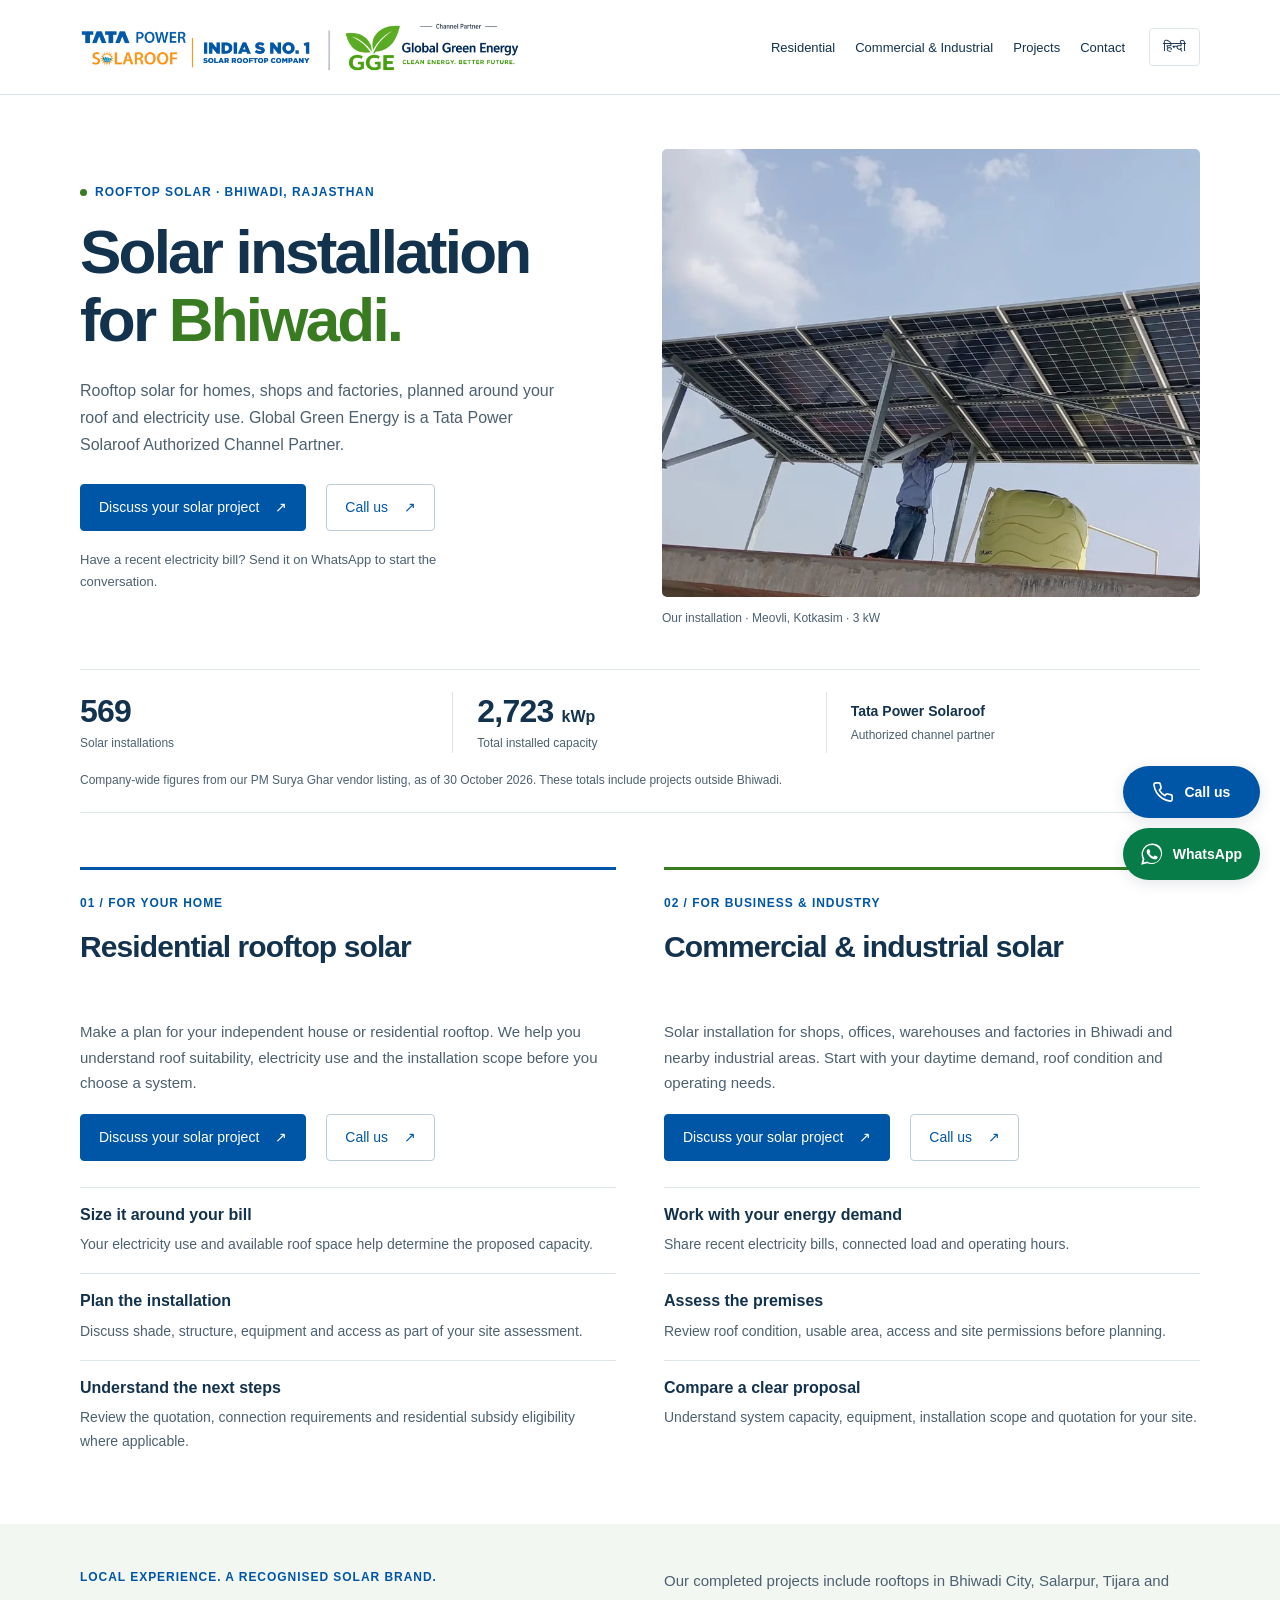
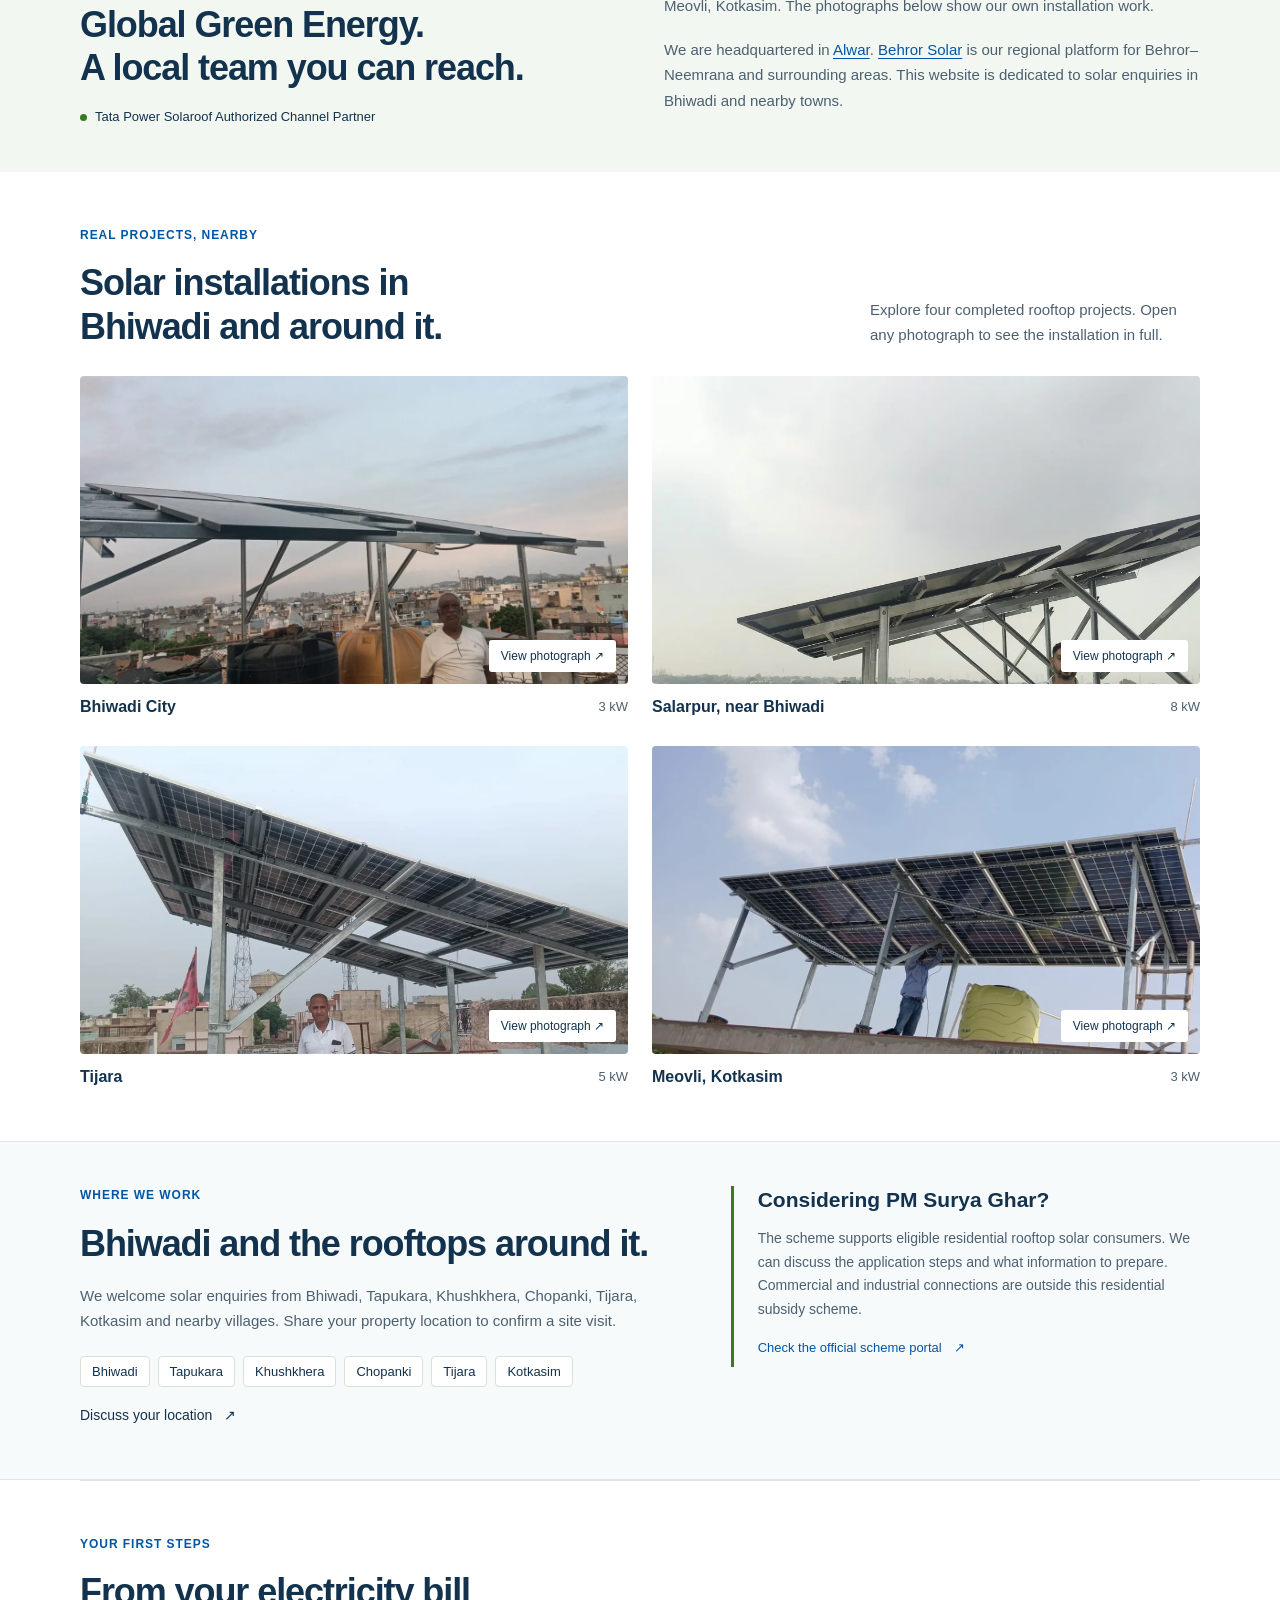
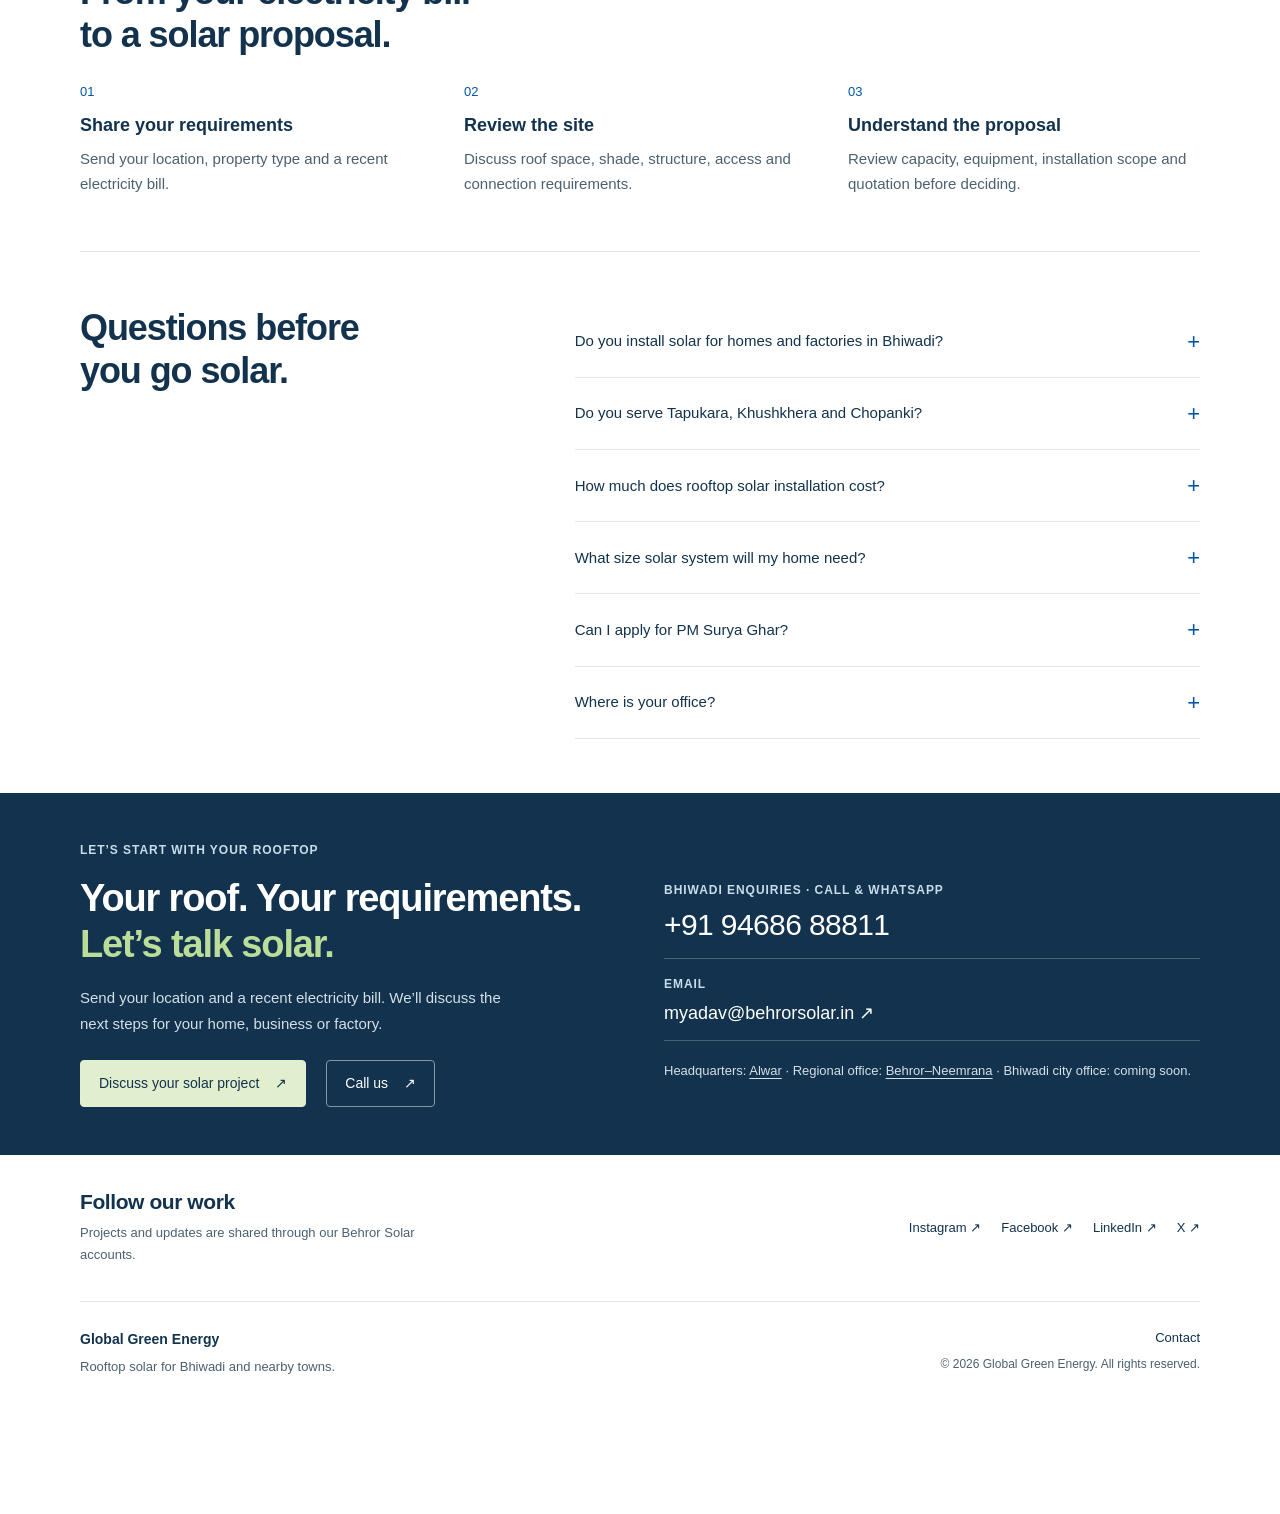
<file: index.html>
<!doctype html>
<html lang="en">
  <head>
    <meta charset="utf-8">
    <meta name="viewport" content="width=device-width, initial-scale=1">
    <title>Solar Installation in Bhiwadi | Tata Solaroof Partner | GGE</title>
    <meta name="description" content="Residential, commercial and industrial rooftop solar in Bhiwadi, Tapukara and nearby areas. Tata Power Solaroof Authorized Channel Partner. Call 9468688811.">
    <meta name="robots" content="index, follow, max-image-preview:large">
    <link rel="canonical" href="https://www.globalgreenenergy.co.in/">
    <link rel="alternate" hreflang="en" href="https://www.globalgreenenergy.co.in/">
    <link rel="alternate" hreflang="hi" href="https://www.globalgreenenergy.co.in/hi/">
    <link rel="alternate" hreflang="x-default" href="https://www.globalgreenenergy.co.in/">
    <meta property="og:title" content="Solar Installation in Bhiwadi | Tata Solaroof Partner | GGE">
    <meta property="og:description" content="Residential, commercial and industrial rooftop solar in Bhiwadi, Tapukara and nearby areas. Tata Power Solaroof Authorized Channel Partner. Call 9468688811.">
    <meta property="og:type" content="website">
    <meta property="og:site_name" content="Global Green Energy — Bhiwadi">
    <meta property="og:url" content="https://www.globalgreenenergy.co.in/">
    <meta property="og:locale" content="en_IN">
    <meta property="og:locale:alternate" content="hi_IN">
    <meta property="og:image" content="https://www.globalgreenenergy.co.in/images/bhiwadi-solar-sharing.jpg">
    <meta property="og:image:type" content="image/jpeg">
    <meta property="og:image:width" content="1200">
    <meta property="og:image:height" content="630">
    <meta property="og:image:alt" content="Global Green Energy and Tata Power Solaroof — rooftop solar for Bhiwadi, with a local installation photograph">
    <meta name="twitter:card" content="summary_large_image">
    <meta name="twitter:title" content="Solar Installation in Bhiwadi | Tata Solaroof Partner | GGE">
    <meta name="twitter:description" content="Residential, commercial and industrial rooftop solar in Bhiwadi, Tapukara and nearby areas. Tata Power Solaroof Authorized Channel Partner. Call 9468688811.">
    <meta name="twitter:image" content="https://www.globalgreenenergy.co.in/images/bhiwadi-solar-sharing.jpg">
    <meta name="twitter:image:alt" content="Global Green Energy and Tata Power Solaroof — rooftop solar for Bhiwadi, with a local installation photograph">
    <meta name="theme-color" content="#0056a6">
    <link rel="icon" href="/favicon.svg" type="image/svg+xml">
    <link rel="stylesheet" href="/styles.css">
    <!-- Business, regional platform, bilingual website and local services. Edit verified details only. -->
    <script type="application/ld+json">
{
  "@context": "https://schema.org",
  "@graph": [
    {
      "@type": "HomeAndConstructionBusiness",
      "@id": "https://ggenergy.in/#business",
      "name": "Global Green Energy",
      "url": "https://ggenergy.in/",
      "description": "Tata Power Solaroof Authorized Channel Partner headquartered in Alwar, serving residential, commercial and industrial solar customers. Company-wide PM Surya Ghar vendor totals as of 30 October 2026: 569 installations and 2723 kWp installed capacity.",
      "logo": "https://ggenergy.in/assets/logo-full.webp",
      "areaServed": [
        {
          "@type": "Place",
          "name": "Bhiwadi"
        },
        {
          "@type": "Place",
          "name": "Tapukara"
        },
        {
          "@type": "Place",
          "name": "Khushkhera"
        },
        {
          "@type": "Place",
          "name": "Chopanki"
        },
        {
          "@type": "Place",
          "name": "Tijara"
        },
        {
          "@type": "Place",
          "name": "Kotkasim"
        },
        {
          "@type": "City",
          "name": "Alwar"
        },
        {
          "@type": "City",
          "name": "Behror"
        },
        {
          "@type": "City",
          "name": "Neemrana"
        }
      ],
      "contactPoint": {
        "@id": "https://www.globalgreenenergy.co.in/#bhiwadi-contact"
      },
      "subjectOf": {
        "@id": "https://behrorsolar.in/#website"
      }
    },
    {
      "@type": "ContactPoint",
      "@id": "https://www.globalgreenenergy.co.in/#bhiwadi-contact",
      "contactType": "Bhiwadi solar installation enquiries",
      "telephone": "+919468688811",
      "email": "myadav@behrorsolar.in",
      "availableLanguage": [
        "English",
        "Hindi"
      ],
      "areaServed": [
        {
          "@type": "Place",
          "name": "Bhiwadi"
        },
        {
          "@type": "Place",
          "name": "Tapukara"
        },
        {
          "@type": "Place",
          "name": "Khushkhera"
        },
        {
          "@type": "Place",
          "name": "Chopanki"
        },
        {
          "@type": "Place",
          "name": "Tijara"
        },
        {
          "@type": "Place",
          "name": "Kotkasim"
        }
      ]
    },
    {
      "@type": "WebSite",
      "@id": "https://www.globalgreenenergy.co.in/#website",
      "url": "https://www.globalgreenenergy.co.in/",
      "name": "Global Green Energy — Bhiwadi Solar",
      "publisher": {
        "@id": "https://ggenergy.in/#business"
      },
      "inLanguage": [
        "en-IN",
        "hi-IN"
      ],
      "about": {
        "@id": "https://behrorsolar.in/about"
      }
    },
    {
      "@type": "WebPage",
      "@id": "https://www.globalgreenenergy.co.in/#webpage",
      "url": "https://www.globalgreenenergy.co.in/",
      "name": "Solar Installation in Bhiwadi | Tata Solaroof Partner | GGE",
      "description": "Residential, commercial and industrial rooftop solar in Bhiwadi, Tapukara and nearby areas. Tata Power Solaroof Authorized Channel Partner. Call 9468688811.",
      "isPartOf": {
        "@id": "https://www.globalgreenenergy.co.in/#website"
      },
      "publisher": {
        "@id": "https://ggenergy.in/#business"
      },
      "inLanguage": "en-IN",
      "about": [
        {
          "@id": "https://www.globalgreenenergy.co.in/#residential-service"
        },
        {
          "@id": "https://www.globalgreenenergy.co.in/#commercial-industrial-service"
        }
      ],
      "primaryImageOfPage": {
        "@id": "https://www.globalgreenenergy.co.in/#sharing-image"
      }
    },
    {
      "@type": "ImageObject",
      "@id": "https://www.globalgreenenergy.co.in/#sharing-image",
      "url": "https://www.globalgreenenergy.co.in/images/bhiwadi-solar-sharing.jpg",
      "contentUrl": "https://www.globalgreenenergy.co.in/images/bhiwadi-solar-sharing.jpg",
      "width": 1200,
      "height": 630,
      "caption": "Global Green Energy and Tata Power Solaroof — rooftop solar for Bhiwadi, with a local installation photograph"
    },
    {
      "@type": "Service",
      "@id": "https://www.globalgreenenergy.co.in/#residential-service",
      "name": "Residential rooftop solar installation in Bhiwadi",
      "serviceType": "Residential rooftop solar installation",
      "provider": {
        "@id": "https://ggenergy.in/#business"
      },
      "areaServed": [
        {
          "@type": "Place",
          "name": "Bhiwadi"
        },
        {
          "@type": "Place",
          "name": "Tapukara"
        },
        {
          "@type": "Place",
          "name": "Khushkhera"
        },
        {
          "@type": "Place",
          "name": "Chopanki"
        },
        {
          "@type": "Place",
          "name": "Tijara"
        },
        {
          "@type": "Place",
          "name": "Kotkasim"
        }
      ],
      "url": "https://www.globalgreenenergy.co.in/#residential",
      "availableChannel": {
        "@type": "ServiceChannel",
        "serviceUrl": "https://www.globalgreenenergy.co.in/#contact",
        "servicePhone": {
          "@id": "https://www.globalgreenenergy.co.in/#bhiwadi-contact"
        }
      }
    },
    {
      "@type": "Service",
      "@id": "https://www.globalgreenenergy.co.in/#commercial-industrial-service",
      "name": "Commercial and industrial solar installation in Bhiwadi",
      "serviceType": "Commercial and industrial rooftop solar installation",
      "provider": {
        "@id": "https://ggenergy.in/#business"
      },
      "areaServed": [
        {
          "@type": "Place",
          "name": "Bhiwadi"
        },
        {
          "@type": "Place",
          "name": "Tapukara"
        },
        {
          "@type": "Place",
          "name": "Khushkhera"
        },
        {
          "@type": "Place",
          "name": "Chopanki"
        },
        {
          "@type": "Place",
          "name": "Tijara"
        },
        {
          "@type": "Place",
          "name": "Kotkasim"
        }
      ],
      "url": "https://www.globalgreenenergy.co.in/#commercial-industrial",
      "availableChannel": {
        "@type": "ServiceChannel",
        "serviceUrl": "https://www.globalgreenenergy.co.in/#contact",
        "servicePhone": {
          "@id": "https://www.globalgreenenergy.co.in/#bhiwadi-contact"
        }
      }
    },
    {
      "@type": "AboutPage",
      "@id": "https://behrorsolar.in/about",
      "name": "About Behror Solar",
      "url": "https://behrorsolar.in/about"
    },
    {
      "@type": "WebSite",
      "@id": "https://behrorsolar.in/#website",
      "name": "Behror Solar",
      "url": "https://behrorsolar.in/"
    }
  ]
}
</script>
  </head>
  <body>
    <a class="skip-link" href="#main">Skip to content</a>
    <header class="site-header">
      <div class="wrap header-inner">
        <a class="brand" href="#main" aria-label="Global Green Energy Home"><picture><source type="image/webp" srcset="/images/combined-logo-800.webp 800w, /images/combined-logo-1600.webp 1600w" sizes="(max-width: 600px) calc(100vw - 40px), 440px"><img class="brand-logo" src="/images/combined-logo.png" width="800" height="91" alt="Tata Power Solaroof Authorized Channel Partner — Global Green Energy" fetchpriority="high" decoding="async"></picture></a>
        <nav aria-label="Main navigation">
          <a href="#residential">Residential</a>
          <a href="#commercial-industrial">Commercial &amp; Industrial</a>
          <a href="#projects">Projects</a>
          <a href="#contact">Contact</a>
        </nav>
        <a class="language-link" lang="hi" hreflang="hi" href="/hi/">हिन्दी</a>
      </div>
    </header>
    <main id="main">
      <!-- Introduction: keep the photograph authentic and the local contact details current. -->
      <section class="hero wrap">
        <div class="hero-copy">
          <p class="eyebrow"><span class="status-dot"></span>ROOFTOP SOLAR · BHIWADI, RAJASTHAN</p>
          <h1>Solar installation<br>for <em>Bhiwadi.</em></h1>
          <p class="hero-intro">Rooftop solar for homes, shops and factories, planned around your roof and electricity use. Global Green Energy is a Tata Power Solaroof Authorized Channel Partner.</p>
          <div class="actions"><a class="button" href="https://wa.me/919468688811?text=Hello%20Global%20Green%20Energy%2C%20I%20am%20interested%20in%20rooftop%20solar%20in%20Bhiwadi.%20Property%20type%3A%20__.%20Location%3A%20__.%20Monthly%20electricity%20bill%3A%20__." target="_blank" rel="noopener noreferrer">Discuss your solar project <span aria-hidden="true">↗</span></a><a class="button outline" href="tel:+919468688811">Call us <span aria-hidden="true">↗</span></a></div>
          <p class="hero-hint">Have a recent electricity bill? Send it on WhatsApp to start the conversation.</p>
        </div>
        <figure class="hero-photo">
          <img src="/images/meovli-kotkasim-3kw.webp" width="1200" height="714" alt="Our 3 kW rooftop solar installation in Meovli, Kotkasim" fetchpriority="high" decoding="async">
          <figcaption>Our installation · Meovli, Kotkasim · 3 kW</figcaption>
        </figure>
      </section>
      <section class="trust-section wrap" aria-label="Company-wide solar installation experience">
        <div class="trust-grid">
          <div class="trust-metric"><strong>569</strong><span>Solar installations</span></div>
          <div class="trust-metric"><strong>2,723 <small>kWp</small></strong><span>Total installed capacity</span></div>
          <div><strong>Tata Power Solaroof</strong><span>Authorized channel partner</span></div>
        </div>
        <p class="trust-note">Company-wide figures from our PM Surya Ghar vendor listing, as of 30 October 2026. These totals include projects outside Bhiwadi.</p>
      </section>
      <!-- Two service sections: residential and combined commercial / industrial. -->
      <div class="wrap solar-sections" id="solutions">
        <section class="solar-section" id="residential" aria-labelledby="residential-title">
          <div class="solar-section-intro">
            <p class="eyebrow">01 / FOR YOUR HOME</p>
            <h2 id="residential-title">Residential rooftop solar</h2>
            <p>Make a plan for your independent house or residential rooftop. We help you understand roof suitability, electricity use and the installation scope before you choose a system.</p>
            <div class="actions"><a class="button" href="https://wa.me/919468688811?text=Hello%20Global%20Green%20Energy%2C%20I%20would%20like%20to%20discuss%20residential%20rooftop%20solar%20in%20Bhiwadi.%20Location%3A%20__." target="_blank" rel="noopener noreferrer">Discuss your solar project <span aria-hidden="true">↗</span></a><a class="button outline" href="tel:+919468688811">Call us <span aria-hidden="true">↗</span></a></div>
          </div>
          <div class="solar-section-points">
            <article><h3>Size it around your bill</h3><p>Your electricity use and available roof space help determine the proposed capacity.</p></article>
            <article><h3>Plan the installation</h3><p>Discuss shade, structure, equipment and access as part of your site assessment.</p></article>
            <article><h3>Understand the next steps</h3><p>Review the quotation, connection requirements and residential subsidy eligibility where applicable.</p></article>
          </div>
        </section>
        <section class="solar-section" id="commercial-industrial" aria-labelledby="commercial-industrial-title">
          <div class="solar-section-intro">
            <p class="eyebrow">02 / FOR BUSINESS &amp; INDUSTRY</p>
            <h2 id="commercial-industrial-title">Commercial &amp; industrial solar</h2>
            <p>Solar installation for shops, offices, warehouses and factories in Bhiwadi and nearby industrial areas. Start with your daytime demand, roof condition and operating needs.</p>
            <div class="actions"><a class="button" href="https://wa.me/919468688811?text=Hello%20Global%20Green%20Energy%2C%20I%20would%20like%20to%20discuss%20commercial%20or%20industrial%20rooftop%20solar%20in%20Bhiwadi.%20Location%3A%20__." target="_blank" rel="noopener noreferrer">Discuss your solar project <span aria-hidden="true">↗</span></a><a class="button outline" href="tel:+919468688811">Call us <span aria-hidden="true">↗</span></a></div>
          </div>
          <div class="solar-section-points">
            <article><h3>Work with your energy demand</h3><p>Share recent electricity bills, connected load and operating hours.</p></article>
            <article><h3>Assess the premises</h3><p>Review roof condition, usable area, access and site permissions before planning.</p></article>
            <article><h3>Compare a clear proposal</h3><p>Understand system capacity, equipment, installation scope and quotation for your site.</p></article>
          </div>
        </section>
      </div>
      <section class="about-section" id="experience">
        <div class="wrap about-grid">
          <div><p class="eyebrow">LOCAL EXPERIENCE. A RECOGNISED SOLAR BRAND.</p><h2>Global Green Energy.<br>A local team you can reach.</h2><div class="partner-label"><span class="status-dot"></span>Tata Power Solaroof Authorized Channel Partner</div></div>
          <div class="about-copy"><p>Our completed projects include rooftops in Bhiwadi City, Salarpur, Tijara and Meovli, Kotkasim. The photographs below show our own installation work.</p><p>We are headquartered in <a href="https://www.ggenergy.in/" target="_blank" rel="noopener noreferrer">Alwar</a>. <a href="https://behrorsolar.in/" target="_blank" rel="noopener noreferrer">Behror Solar</a> is our regional platform for Behror–Neemrana and surrounding areas. This website is dedicated to solar enquiries in Bhiwadi and nearby towns.</p></div>
        </div>
      </section>
      <!-- Projects: update the full-photo link, image, alt text and caption together in both languages. -->
      <section class="section wrap project-section" id="projects" aria-labelledby="projects-title">
        <div class="section-heading">
          <div><p class="eyebrow">REAL PROJECTS, NEARBY</p><h2 id="projects-title">Solar installations in<br>Bhiwadi and around it.</h2></div>
          <p>Explore four completed rooftop projects. Open any photograph to see the installation in full.</p>
        </div>
        <div class="project-grid">
          <figure class="project-photo">
            <a class="project-image-link" href="/images/bhiwadi-city-3kw.webp" target="_blank" rel="noopener noreferrer" aria-label="View photograph: Bhiwadi City, 3 kW"><img src="/images/bhiwadi-city-3kw.webp" width="1200" height="760" loading="lazy" decoding="async" alt="Bhiwadi City — 3 kW rooftop solar installation"><span class="photo-view">View photograph <span aria-hidden="true">↗</span></span></a>
            <figcaption>
              <h3>Bhiwadi City</h3>
              <span>3 kW</span>
            </figcaption>
          </figure>
          <figure class="project-photo">
            <a class="project-image-link" href="/images/salarpur-8kw.webp" target="_blank" rel="noopener noreferrer" aria-label="View photograph: Salarpur, near Bhiwadi, 8 kW"><img src="/images/salarpur-8kw.webp" width="1200" height="540" loading="lazy" decoding="async" alt="Salarpur, near Bhiwadi — 8 kW rooftop solar installation"><span class="photo-view">View photograph <span aria-hidden="true">↗</span></span></a>
            <figcaption>
              <h3>Salarpur, near Bhiwadi</h3>
              <span>8 kW</span>
            </figcaption>
          </figure>
          <figure class="project-photo">
            <a class="project-image-link" href="/images/tijara-5kw.webp" target="_blank" rel="noopener noreferrer" aria-label="View photograph: Tijara, 5 kW"><img src="/images/tijara-5kw.webp" width="1200" height="540" loading="lazy" decoding="async" alt="Tijara — 5 kW rooftop solar installation"><span class="photo-view">View photograph <span aria-hidden="true">↗</span></span></a>
            <figcaption>
              <h3>Tijara</h3>
              <span>5 kW</span>
            </figcaption>
          </figure>
          <figure class="project-photo">
            <a class="project-image-link" href="/images/meovli-kotkasim-3kw.webp" target="_blank" rel="noopener noreferrer" aria-label="View photograph: Meovli, Kotkasim, 3 kW"><img src="/images/meovli-kotkasim-3kw.webp" width="1200" height="714" loading="lazy" decoding="async" alt="Meovli, Kotkasim — 3 kW rooftop solar installation"><span class="photo-view">View photograph <span aria-hidden="true">↗</span></span></a>
            <figcaption>
              <h3>Meovli, Kotkasim</h3>
              <span>3 kW</span>
            </figcaption>
          </figure>
        </div>
      </section>
      <section class="service-area-section" id="service-area">
        <div class="wrap area-grid">
          <div><p class="eyebrow">WHERE WE WORK</p><h2>Bhiwadi and the rooftops around it.</h2><p>We welcome solar enquiries from Bhiwadi, Tapukara, Khushkhera, Chopanki, Tijara, Kotkasim and nearby villages. Share your property location to confirm a site visit.</p><ul class="area-list" aria-label="WHERE WE WORK"><li>Bhiwadi</li><li>Tapukara</li><li>Khushkhera</li><li>Chopanki</li><li>Tijara</li><li>Kotkasim</li></ul><a class="text-link" href="https://wa.me/919468688811?text=Hello%20Global%20Green%20Energy%2C%20I%20am%20interested%20in%20rooftop%20solar%20in%20Bhiwadi.%20Property%20type%3A%20__.%20Location%3A%20__.%20Monthly%20electricity%20bill%3A%20__." target="_blank" rel="noopener noreferrer">Discuss your location <span aria-hidden="true">↗</span></a></div>
          <aside class="scheme-note"><h3>Considering PM Surya Ghar?</h3><p>The scheme supports eligible residential rooftop solar consumers. We can discuss the application steps and what information to prepare. Commercial and industrial connections are outside this residential subsidy scheme.</p><a class="text-link" href="https://pmsuryaghar.gov.in/" target="_blank" rel="noopener noreferrer">Check the official scheme portal <span aria-hidden="true">↗</span></a></aside>
        </div>
      </section>
      <section class="section wrap process">
        <div class="section-heading"><div><p class="eyebrow">YOUR FIRST STEPS</p><h2>From your electricity bill<br>to a solar proposal.</h2></div></div>
        <ol class="process-grid">
          <li><span class="step-number">01</span><h3>Share your requirements</h3><p>Send your location, property type and a recent electricity bill.</p></li>
          <li><span class="step-number">02</span><h3>Review the site</h3><p>Discuss roof space, shade, structure, access and connection requirements.</p></li>
          <li><span class="step-number">03</span><h3>Understand the proposal</h3><p>Review capacity, equipment, installation scope and quotation before deciding.</p></li>
        </ol>
      </section>
      <section class="section wrap faq" id="faq">
        <h2>Questions before<br>you go solar.</h2>
        <div>
          <details><summary>Do you install solar for homes and factories in Bhiwadi?<span aria-hidden="true">+</span></summary><p>Yes. We provide residential, commercial and industrial solar installation in Bhiwadi and nearby areas. Share your site location and electricity use so we can discuss your requirements.</p></details>
          <details><summary>Do you serve Tapukara, Khushkhera and Chopanki?<span aria-hidden="true">+</span></summary><p>We welcome enquiries from these areas, as well as Tijara, Kotkasim and nearby villages. Please share your exact location to confirm a site visit.</p></details>
          <details><summary>How much does rooftop solar installation cost?<span aria-hidden="true">+</span></summary><p>The quotation depends on capacity, equipment, roof structure, access and connection requirements. Send a recent electricity bill and property details to start a discussion.</p></details>
          <details><summary>What size solar system will my home need?<span aria-hidden="true">+</span></summary><p>We assess your electricity use, usable roof area, shading and connection details before proposing a capacity. A neighbour’s system size may not suit your property.</p></details>
          <details><summary>Can I apply for PM Surya Ghar?<span aria-hidden="true">+</span></summary><p>Eligibility depends on the residential electricity connection and the scheme requirements. We can discuss the application steps. Check the <a href="https://pmsuryaghar.gov.in/" target="_blank" rel="noopener noreferrer">official PM Surya Ghar portal</a> for current requirements.</p></details>
          <details><summary>Where is your office?<span aria-hidden="true">+</span></summary><p>Our headquarters is in <a href="https://www.ggenergy.in/" target="_blank" rel="noopener noreferrer">Alwar</a>, with a regional office serving <a href="https://behrorsolar.in/" target="_blank" rel="noopener noreferrer">Behror–Neemrana</a>. Our Bhiwadi city office is coming soon. Contact our Bhiwadi enquiry team by phone, WhatsApp or email.</p></details>
        </div>
      </section>
      <!-- Dedicated Bhiwadi contact details: keep calls, WhatsApp, email and JSON-LD in sync. -->
      <section class="contact-section" id="contact">
        <div class="wrap contact-grid">
          <div><p class="eyebrow">LET’S START WITH YOUR ROOFTOP</p><h2>Your roof. Your requirements.<br><em>Let’s talk solar.</em></h2><p class="contact-copy">Send your location and a recent electricity bill. We’ll discuss the next steps for your home, business or factory.</p><div class="actions"><a class="button" href="https://wa.me/919468688811?text=Hello%20Global%20Green%20Energy%2C%20I%20am%20interested%20in%20rooftop%20solar%20in%20Bhiwadi.%20Property%20type%3A%20__.%20Location%3A%20__.%20Monthly%20electricity%20bill%3A%20__." target="_blank" rel="noopener noreferrer">Discuss your solar project <span aria-hidden="true">↗</span></a><a class="button outline" href="tel:+919468688811">Call us <span aria-hidden="true">↗</span></a></div></div>
          <div class="contact-details">
            <div><span class="eyebrow">BHIWADI ENQUIRIES · CALL &amp; WHATSAPP</span><a class="contact-value" href="tel:+919468688811">+91 94686 88811</a></div>
            <div><span class="eyebrow">EMAIL</span><a class="contact-email" href="mailto:myadav@behrorsolar.in">myadav@behrorsolar.in <span aria-hidden="true">↗</span></a></div>
            <p class="office-note">Headquarters: <a href="https://www.ggenergy.in/" target="_blank" rel="noopener noreferrer">Alwar</a> · Regional office: <a href="https://behrorsolar.in/" target="_blank" rel="noopener noreferrer">Behror–Neemrana</a> · Bhiwadi city office: coming soon.</p>
          </div>
        </div>
      </section>
      <section class="social-section wrap" aria-labelledby="social-title">
        <div><h2 id="social-title">Follow our work</h2><p>Projects and updates are shared through our Behror Solar accounts.</p></div>
        <nav class="social-links" aria-label="Behror Solar social media">
          <a href="https://www.instagram.com/behrorsolar" target="_blank" rel="noopener noreferrer" aria-label="Instagram — Behror Solar">Instagram <span aria-hidden="true">↗</span></a>
          <a href="https://www.facebook.com/behrorsolar" target="_blank" rel="noopener noreferrer" aria-label="Facebook — Behror Solar">Facebook <span aria-hidden="true">↗</span></a>
          <a href="https://www.linkedin.com/company/behror-solar/" target="_blank" rel="noopener noreferrer" aria-label="LinkedIn — Behror Solar">LinkedIn <span aria-hidden="true">↗</span></a>
          <a href="https://x.com/BehrorSolar" target="_blank" rel="noopener noreferrer" aria-label="X — Behror Solar">X <span aria-hidden="true">↗</span></a>
        </nav>
      </section>
    </main>
    <footer class="site-footer">
      <div class="wrap footer-inner">
        <div><strong>Global Green Energy</strong><p>Rooftop solar for Bhiwadi and nearby towns.</p></div>
        <div><a href="#contact">Contact</a><span>© 2026 Global Green Energy. All rights reserved.</span></div>
      </div>
    </footer>
    <!-- Lightweight contact links: no widget, tracking script or JavaScript required. -->
    <aside class="contact-actions" aria-label="Quick contact">
      <a class="contact-action contact-action-call" href="tel:+919468688811" aria-label="Call the Bhiwadi solar team on 9468688811"><svg viewBox="0 0 24 24" fill="none" stroke="currentColor" stroke-width="1.8" stroke-linecap="round" stroke-linejoin="round" aria-hidden="true" focusable="false"><path d="M22 16.9v3a2 2 0 0 1-2.2 2 19.8 19.8 0 0 1-8.6-3.1 19.5 19.5 0 0 1-6-6 19.8 19.8 0 0 1-3.1-8.7A2 2 0 0 1 4.1 2h3a2 2 0 0 1 2 1.7c.1 1 .4 1.9.7 2.8a2 2 0 0 1-.5 2.1L8 9.9a16 16 0 0 0 6 6l1.3-1.3a2 2 0 0 1 2.1-.5c.9.3 1.9.6 2.8.7a2 2 0 0 1 1.8 2.1Z"/></svg><span>Call us</span></a>
      <a class="contact-action contact-action-whatsapp" href="https://wa.me/919468688811?text=Hello%20Global%20Green%20Energy%2C%20I%20am%20interested%20in%20rooftop%20solar%20in%20Bhiwadi.%20Property%20type%3A%20__.%20Location%3A%20__.%20Monthly%20electricity%20bill%3A%20__." target="_blank" rel="noopener noreferrer" aria-label="WhatsApp the Bhiwadi solar team"><svg viewBox="0 0 24 24" fill="currentColor" aria-hidden="true" focusable="false"><path d="M20.5 3.5a11.9 11.9 0 0 0-18.7 14L.2 23.8l6.4-1.7A12 12 0 0 0 20.5 3.5ZM12 21.8a9.8 9.8 0 0 1-5-1.4l-.4-.2-3.8 1 1-3.7-.2-.4a9.8 9.8 0 1 1 8.4 4.7Zm5.4-7.3c-.3-.1-1.7-.8-2-.9-.2-.1-.4-.1-.6.1l-.9 1.1c-.2.2-.3.2-.6.1a8 8 0 0 1-4-3.5c-.2-.3 0-.4.1-.5l.4-.5.3-.5c.1-.2 0-.4 0-.5l-.9-2.1c-.2-.5-.5-.5-.6-.5H8c-.2 0-.5 0-.8.3-.2.3-1 1-1 2.4s1 2.8 1.2 3c.1.2 2.1 3.3 5.1 4.6.7.3 1.2.5 1.7.6.7.2 1.3.2 1.8.1.6-.1 1.7-.7 1.9-1.4.3-.7.3-1.2.2-1.4 0-.1-.2-.2-.7-.4Z"/></svg><span>WhatsApp</span></a>
    </aside>
  </body>
</html>
</file>
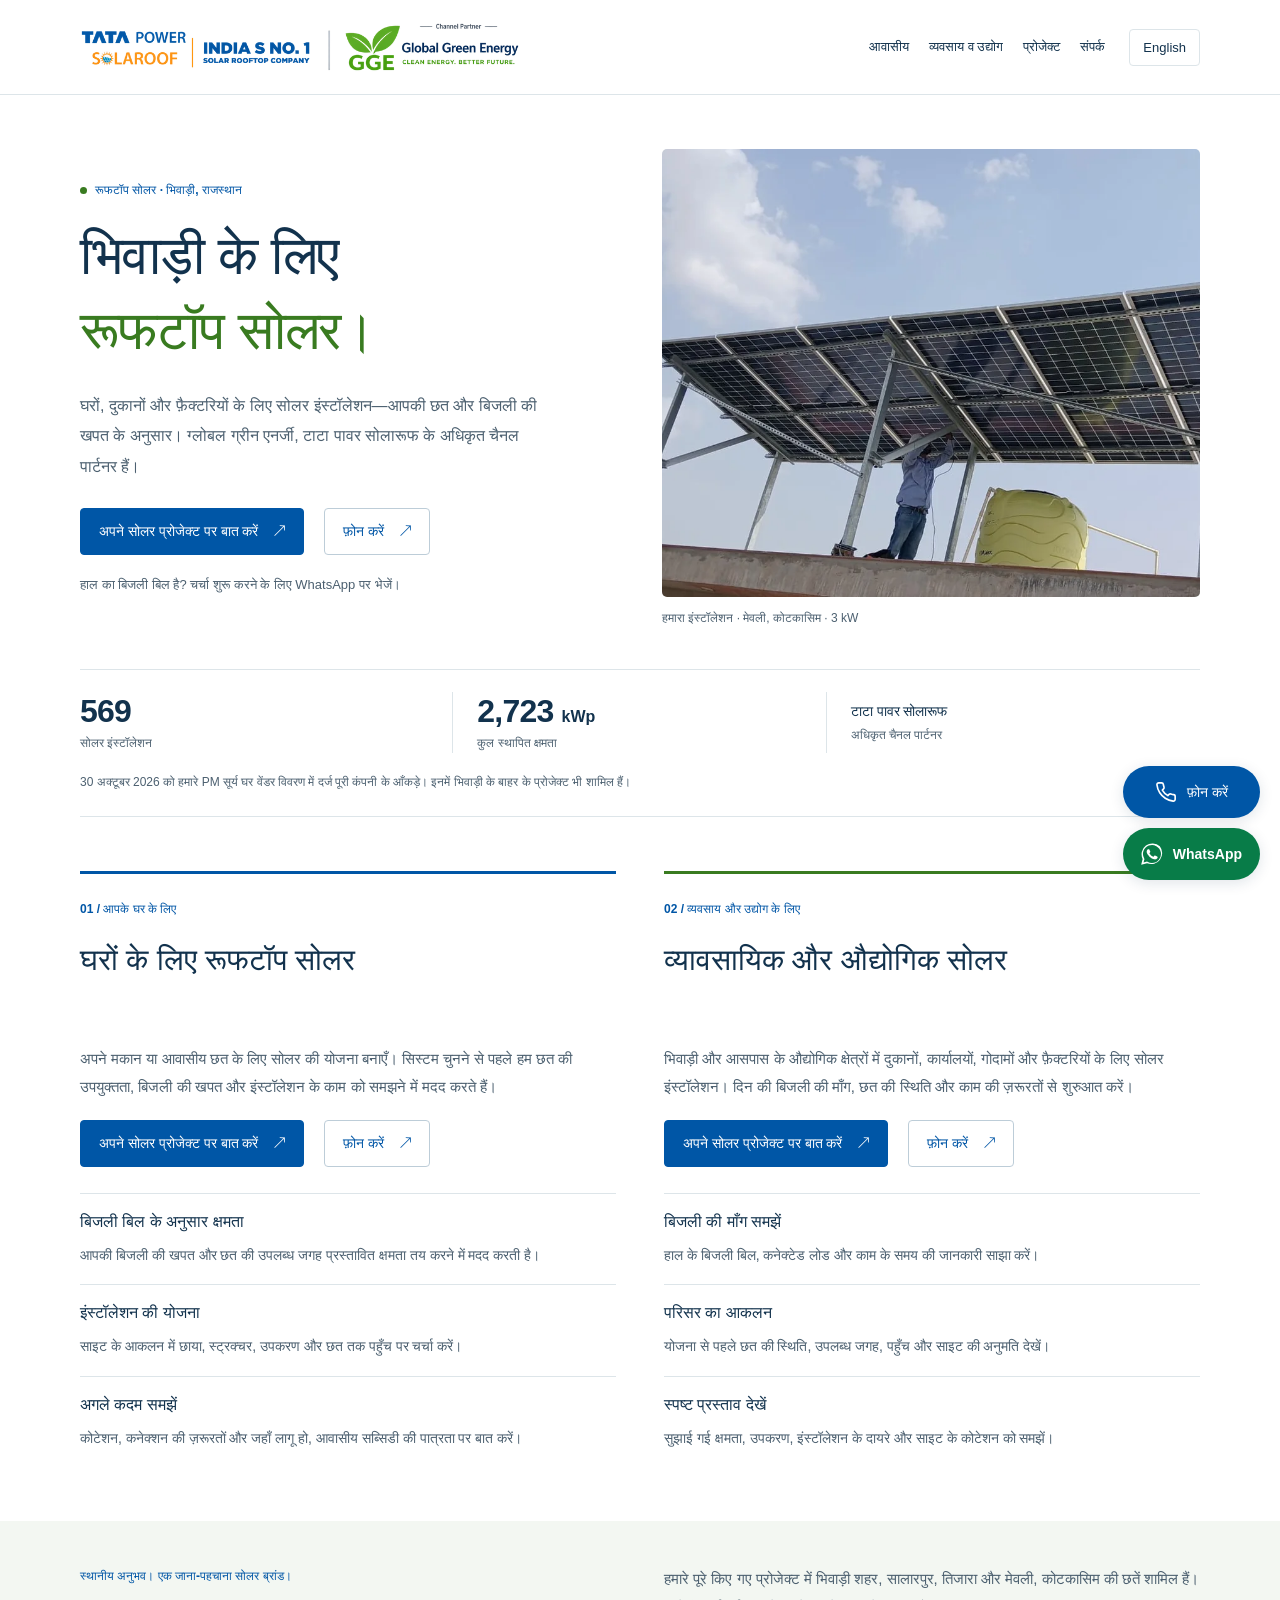
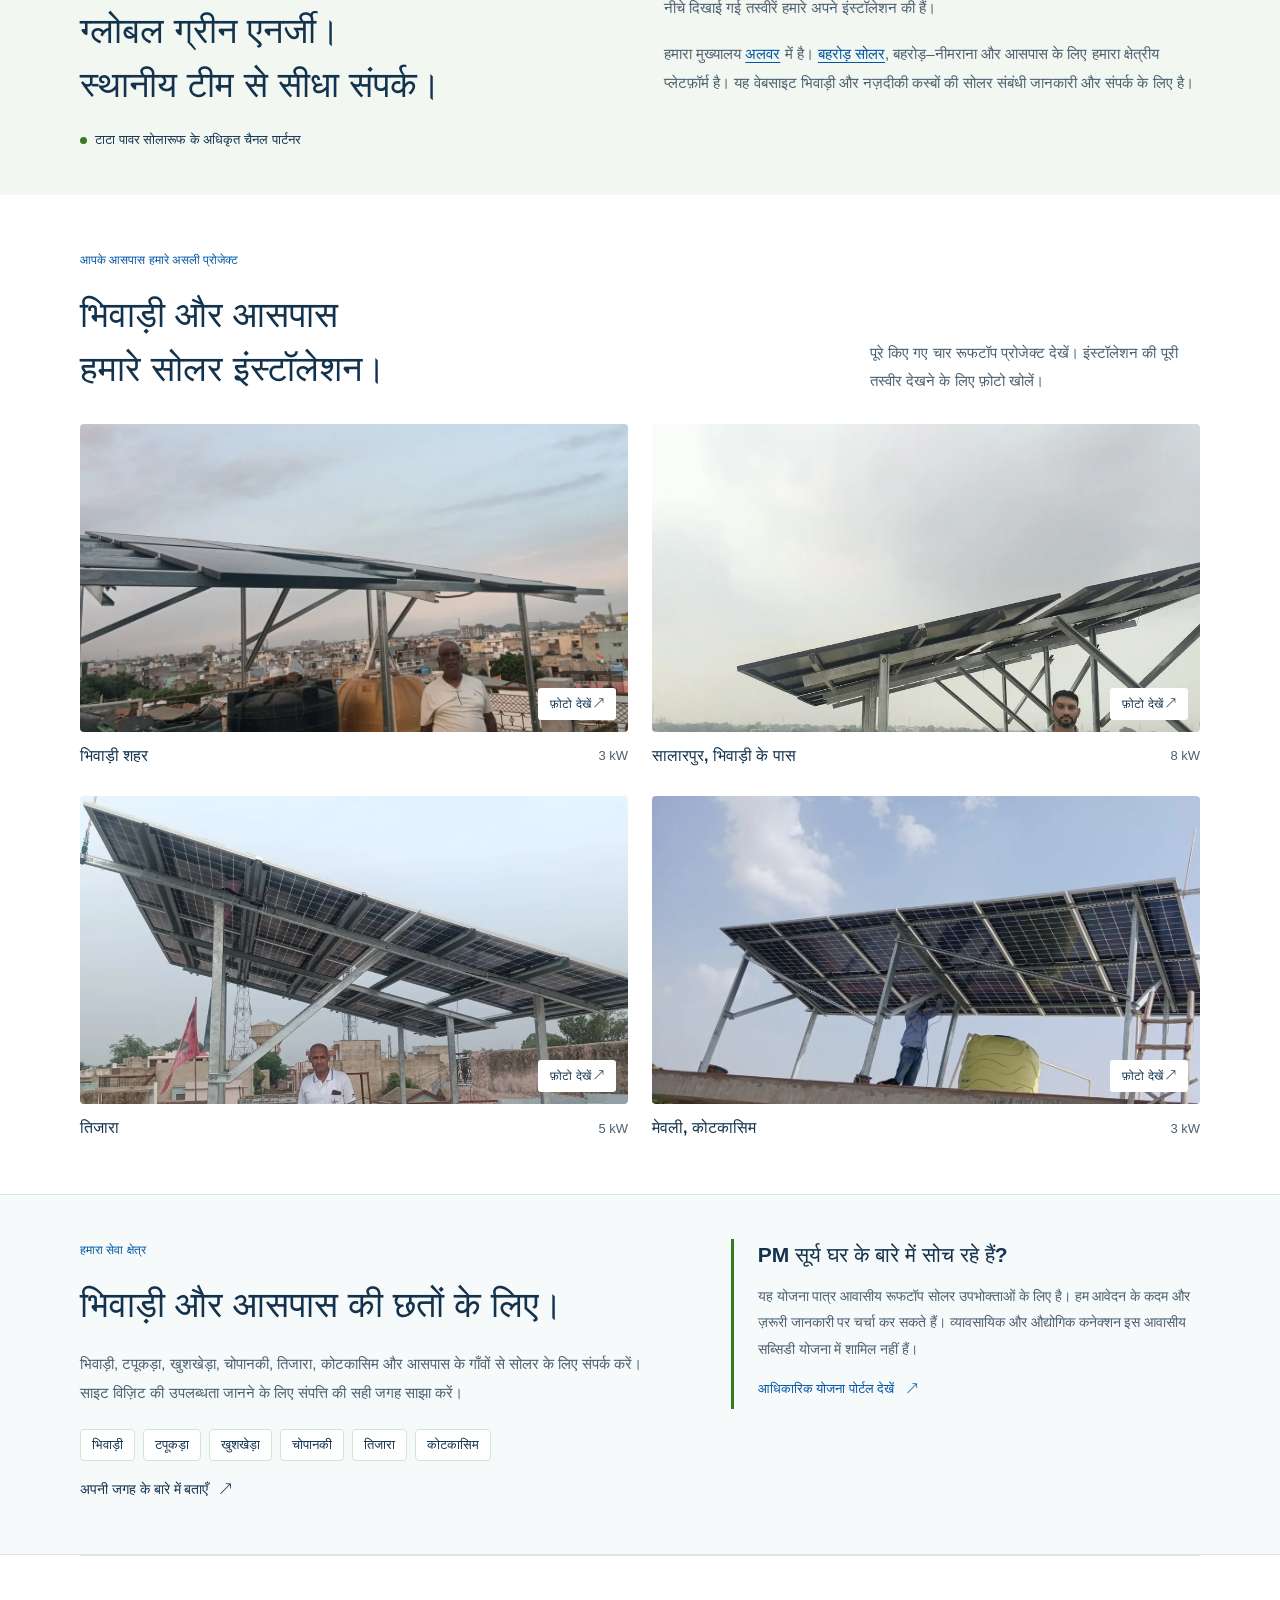
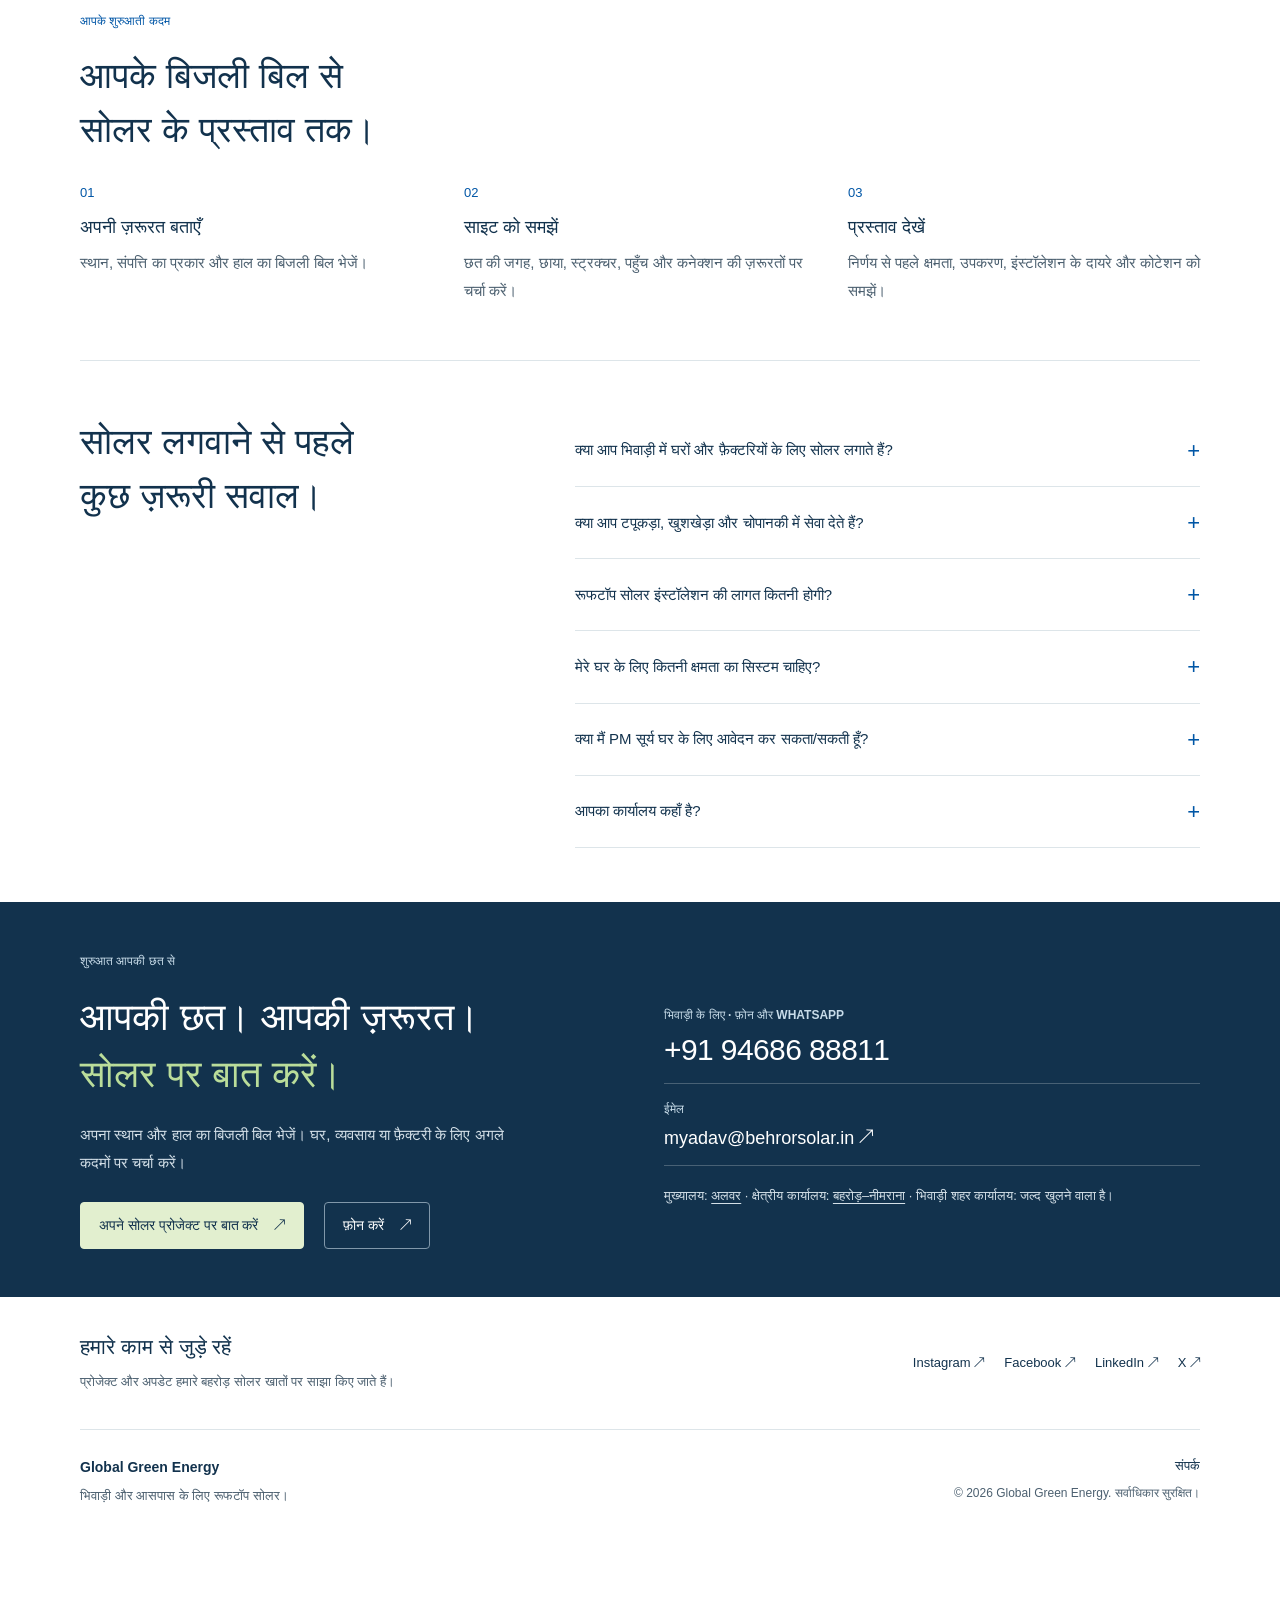
<file: hi/index.html>
<!doctype html>
<html lang="hi">
  <head>
    <meta charset="utf-8">
    <meta name="viewport" content="width=device-width, initial-scale=1">
    <title>भिवाड़ी में सोलर इंस्टॉलेशन | टाटा सोलारूफ पार्टनर | GGE</title>
    <meta name="description" content="भिवाड़ी, टपूकड़ा और आसपास घरों, दुकानों व फ़ैक्टरियों के लिए रूफटॉप सोलर। टाटा पावर सोलारूफ अधिकृत चैनल पार्टनर। फ़ोन: 9468688811।">
    <meta name="robots" content="index, follow, max-image-preview:large">
    <link rel="canonical" href="https://www.globalgreenenergy.co.in/hi/">
    <link rel="alternate" hreflang="en" href="https://www.globalgreenenergy.co.in/">
    <link rel="alternate" hreflang="hi" href="https://www.globalgreenenergy.co.in/hi/">
    <link rel="alternate" hreflang="x-default" href="https://www.globalgreenenergy.co.in/">
    <meta property="og:title" content="भिवाड़ी में सोलर इंस्टॉलेशन | टाटा सोलारूफ पार्टनर | GGE">
    <meta property="og:description" content="भिवाड़ी, टपूकड़ा और आसपास घरों, दुकानों व फ़ैक्टरियों के लिए रूफटॉप सोलर। टाटा पावर सोलारूफ अधिकृत चैनल पार्टनर। फ़ोन: 9468688811।">
    <meta property="og:type" content="website">
    <meta property="og:site_name" content="Global Green Energy — Bhiwadi">
    <meta property="og:url" content="https://www.globalgreenenergy.co.in/hi/">
    <meta property="og:locale" content="hi_IN">
    <meta property="og:locale:alternate" content="en_IN">
    <meta property="og:image" content="https://www.globalgreenenergy.co.in/images/bhiwadi-solar-sharing.jpg">
    <meta property="og:image:type" content="image/jpeg">
    <meta property="og:image:width" content="1200">
    <meta property="og:image:height" content="630">
    <meta property="og:image:alt" content="ग्लोबल ग्रीन एनर्जी और टाटा पावर सोलारूफ — भिवाड़ी के लिए रूफटॉप सोलर और स्थानीय इंस्टॉलेशन की तस्वीर">
    <meta name="twitter:card" content="summary_large_image">
    <meta name="twitter:title" content="भिवाड़ी में सोलर इंस्टॉलेशन | टाटा सोलारूफ पार्टनर | GGE">
    <meta name="twitter:description" content="भिवाड़ी, टपूकड़ा और आसपास घरों, दुकानों व फ़ैक्टरियों के लिए रूफटॉप सोलर। टाटा पावर सोलारूफ अधिकृत चैनल पार्टनर। फ़ोन: 9468688811।">
    <meta name="twitter:image" content="https://www.globalgreenenergy.co.in/images/bhiwadi-solar-sharing.jpg">
    <meta name="twitter:image:alt" content="ग्लोबल ग्रीन एनर्जी और टाटा पावर सोलारूफ — भिवाड़ी के लिए रूफटॉप सोलर और स्थानीय इंस्टॉलेशन की तस्वीर">
    <meta name="theme-color" content="#0056a6">
    <link rel="icon" href="/favicon.svg" type="image/svg+xml">
    <link rel="stylesheet" href="/styles.css">
    <!-- Business, regional platform, bilingual website and local services. Edit verified details only. -->
    <script type="application/ld+json">
{
  "@context": "https://schema.org",
  "@graph": [
    {
      "@type": "HomeAndConstructionBusiness",
      "@id": "https://ggenergy.in/#business",
      "name": "Global Green Energy",
      "url": "https://ggenergy.in/",
      "description": "Tata Power Solaroof Authorized Channel Partner headquartered in Alwar, serving residential, commercial and industrial solar customers. Company-wide PM Surya Ghar vendor totals as of 30 October 2026: 569 installations and 2723 kWp installed capacity.",
      "logo": "https://ggenergy.in/assets/logo-full.webp",
      "areaServed": [
        {
          "@type": "Place",
          "name": "Bhiwadi"
        },
        {
          "@type": "Place",
          "name": "Tapukara"
        },
        {
          "@type": "Place",
          "name": "Khushkhera"
        },
        {
          "@type": "Place",
          "name": "Chopanki"
        },
        {
          "@type": "Place",
          "name": "Tijara"
        },
        {
          "@type": "Place",
          "name": "Kotkasim"
        },
        {
          "@type": "City",
          "name": "Alwar"
        },
        {
          "@type": "City",
          "name": "Behror"
        },
        {
          "@type": "City",
          "name": "Neemrana"
        }
      ],
      "contactPoint": {
        "@id": "https://www.globalgreenenergy.co.in/#bhiwadi-contact"
      },
      "subjectOf": {
        "@id": "https://behrorsolar.in/#website"
      }
    },
    {
      "@type": "ContactPoint",
      "@id": "https://www.globalgreenenergy.co.in/#bhiwadi-contact",
      "contactType": "Bhiwadi solar installation enquiries",
      "telephone": "+919468688811",
      "email": "myadav@behrorsolar.in",
      "availableLanguage": [
        "English",
        "Hindi"
      ],
      "areaServed": [
        {
          "@type": "Place",
          "name": "Bhiwadi"
        },
        {
          "@type": "Place",
          "name": "Tapukara"
        },
        {
          "@type": "Place",
          "name": "Khushkhera"
        },
        {
          "@type": "Place",
          "name": "Chopanki"
        },
        {
          "@type": "Place",
          "name": "Tijara"
        },
        {
          "@type": "Place",
          "name": "Kotkasim"
        }
      ]
    },
    {
      "@type": "WebSite",
      "@id": "https://www.globalgreenenergy.co.in/#website",
      "url": "https://www.globalgreenenergy.co.in/",
      "name": "Global Green Energy — Bhiwadi Solar",
      "publisher": {
        "@id": "https://ggenergy.in/#business"
      },
      "inLanguage": [
        "en-IN",
        "hi-IN"
      ],
      "about": {
        "@id": "https://behrorsolar.in/about"
      }
    },
    {
      "@type": "WebPage",
      "@id": "https://www.globalgreenenergy.co.in/hi/#webpage",
      "url": "https://www.globalgreenenergy.co.in/hi/",
      "name": "भिवाड़ी में सोलर इंस्टॉलेशन | टाटा सोलारूफ पार्टनर | GGE",
      "description": "भिवाड़ी, टपूकड़ा और आसपास घरों, दुकानों व फ़ैक्टरियों के लिए रूफटॉप सोलर। टाटा पावर सोलारूफ अधिकृत चैनल पार्टनर। फ़ोन: 9468688811।",
      "isPartOf": {
        "@id": "https://www.globalgreenenergy.co.in/#website"
      },
      "publisher": {
        "@id": "https://ggenergy.in/#business"
      },
      "inLanguage": "hi-IN",
      "about": [
        {
          "@id": "https://www.globalgreenenergy.co.in/#residential-service"
        },
        {
          "@id": "https://www.globalgreenenergy.co.in/#commercial-industrial-service"
        }
      ],
      "primaryImageOfPage": {
        "@id": "https://www.globalgreenenergy.co.in/#sharing-image"
      }
    },
    {
      "@type": "ImageObject",
      "@id": "https://www.globalgreenenergy.co.in/#sharing-image",
      "url": "https://www.globalgreenenergy.co.in/images/bhiwadi-solar-sharing.jpg",
      "contentUrl": "https://www.globalgreenenergy.co.in/images/bhiwadi-solar-sharing.jpg",
      "width": 1200,
      "height": 630,
      "caption": "ग्लोबल ग्रीन एनर्जी और टाटा पावर सोलारूफ — भिवाड़ी के लिए रूफटॉप सोलर और स्थानीय इंस्टॉलेशन की तस्वीर"
    },
    {
      "@type": "Service",
      "@id": "https://www.globalgreenenergy.co.in/#residential-service",
      "name": "Residential rooftop solar installation in Bhiwadi",
      "serviceType": "Residential rooftop solar installation",
      "provider": {
        "@id": "https://ggenergy.in/#business"
      },
      "areaServed": [
        {
          "@type": "Place",
          "name": "Bhiwadi"
        },
        {
          "@type": "Place",
          "name": "Tapukara"
        },
        {
          "@type": "Place",
          "name": "Khushkhera"
        },
        {
          "@type": "Place",
          "name": "Chopanki"
        },
        {
          "@type": "Place",
          "name": "Tijara"
        },
        {
          "@type": "Place",
          "name": "Kotkasim"
        }
      ],
      "url": "https://www.globalgreenenergy.co.in/#residential",
      "availableChannel": {
        "@type": "ServiceChannel",
        "serviceUrl": "https://www.globalgreenenergy.co.in/#contact",
        "servicePhone": {
          "@id": "https://www.globalgreenenergy.co.in/#bhiwadi-contact"
        }
      }
    },
    {
      "@type": "Service",
      "@id": "https://www.globalgreenenergy.co.in/#commercial-industrial-service",
      "name": "Commercial and industrial solar installation in Bhiwadi",
      "serviceType": "Commercial and industrial rooftop solar installation",
      "provider": {
        "@id": "https://ggenergy.in/#business"
      },
      "areaServed": [
        {
          "@type": "Place",
          "name": "Bhiwadi"
        },
        {
          "@type": "Place",
          "name": "Tapukara"
        },
        {
          "@type": "Place",
          "name": "Khushkhera"
        },
        {
          "@type": "Place",
          "name": "Chopanki"
        },
        {
          "@type": "Place",
          "name": "Tijara"
        },
        {
          "@type": "Place",
          "name": "Kotkasim"
        }
      ],
      "url": "https://www.globalgreenenergy.co.in/#commercial-industrial",
      "availableChannel": {
        "@type": "ServiceChannel",
        "serviceUrl": "https://www.globalgreenenergy.co.in/#contact",
        "servicePhone": {
          "@id": "https://www.globalgreenenergy.co.in/#bhiwadi-contact"
        }
      }
    },
    {
      "@type": "AboutPage",
      "@id": "https://behrorsolar.in/about",
      "name": "About Behror Solar",
      "url": "https://behrorsolar.in/about"
    },
    {
      "@type": "WebSite",
      "@id": "https://behrorsolar.in/#website",
      "name": "Behror Solar",
      "url": "https://behrorsolar.in/"
    }
  ]
}
</script>
  </head>
  <body>
    <a class="skip-link" href="#main">मुख्य सामग्री पर जाएँ</a>
    <header class="site-header">
      <div class="wrap header-inner">
        <a class="brand" href="#main" aria-label="Global Green Energy होम"><picture><source type="image/webp" srcset="/images/combined-logo-800.webp 800w, /images/combined-logo-1600.webp 1600w" sizes="(max-width: 600px) calc(100vw - 40px), 440px"><img class="brand-logo" src="/images/combined-logo.png" width="800" height="91" alt="टाटा पावर सोलारूफ के अधिकृत चैनल पार्टनर — Global Green Energy" fetchpriority="high" decoding="async"></picture></a>
        <nav aria-label="मुख्य नेविगेशन">
          <a href="#residential">आवासीय</a>
          <a href="#commercial-industrial">व्यवसाय व उद्योग</a>
          <a href="#projects">प्रोजेक्ट</a>
          <a href="#contact">संपर्क</a>
        </nav>
        <a class="language-link" lang="en" hreflang="en" href="/">English</a>
      </div>
    </header>
    <main id="main">
      <!-- Introduction: keep the photograph authentic and the local contact details current. -->
      <section class="hero wrap">
        <div class="hero-copy">
          <p class="eyebrow"><span class="status-dot"></span>रूफटॉप सोलर · भिवाड़ी, राजस्थान</p>
          <h1>भिवाड़ी के लिए<br><em>रूफटॉप सोलर।</em></h1>
          <p class="hero-intro">घरों, दुकानों और फ़ैक्टरियों के लिए सोलर इंस्टॉलेशन—आपकी छत और बिजली की खपत के अनुसार। ग्लोबल ग्रीन एनर्जी, टाटा पावर सोलारूफ के अधिकृत चैनल पार्टनर हैं।</p>
          <div class="actions"><a class="button" href="https://wa.me/919468688811?text=%E0%A4%A8%E0%A4%AE%E0%A4%B8%E0%A5%8D%E0%A4%A4%E0%A5%87%20%E0%A4%97%E0%A5%8D%E0%A4%B2%E0%A5%8B%E0%A4%AC%E0%A4%B2%20%E0%A4%97%E0%A5%8D%E0%A4%B0%E0%A5%80%E0%A4%A8%20%E0%A4%8F%E0%A4%A8%E0%A4%B0%E0%A5%8D%E0%A4%9C%E0%A5%80%2C%20%E0%A4%AE%E0%A5%81%E0%A4%9D%E0%A5%87%20%E0%A4%AD%E0%A4%BF%E0%A4%B5%E0%A4%BE%E0%A4%A1%E0%A4%BC%E0%A5%80%20%E0%A4%AE%E0%A5%87%E0%A4%82%20%E0%A4%B0%E0%A5%82%E0%A4%AB%E0%A4%9F%E0%A5%89%E0%A4%AA%20%E0%A4%B8%E0%A5%8B%E0%A4%B2%E0%A4%B0%20%E0%A4%95%E0%A5%87%20%E0%A4%AC%E0%A4%BE%E0%A4%B0%E0%A5%87%20%E0%A4%AE%E0%A5%87%E0%A4%82%20%E0%A4%9C%E0%A4%BE%E0%A4%A8%E0%A4%95%E0%A4%BE%E0%A4%B0%E0%A5%80%20%E0%A4%9A%E0%A4%BE%E0%A4%B9%E0%A4%BF%E0%A4%8F%E0%A5%A4%20%E0%A4%B8%E0%A4%82%E0%A4%AA%E0%A4%A4%E0%A5%8D%E0%A4%A4%E0%A4%BF%20%E0%A4%95%E0%A4%BE%20%E0%A4%AA%E0%A5%8D%E0%A4%B0%E0%A4%95%E0%A4%BE%E0%A4%B0%3A%20__%E0%A5%A4%20%E0%A4%B8%E0%A5%8D%E0%A4%A5%E0%A4%BE%E0%A4%A8%3A%20__%E0%A5%A4%20%E0%A4%AE%E0%A4%BE%E0%A4%B8%E0%A4%BF%E0%A4%95%20%E0%A4%AC%E0%A4%BF%E0%A4%9C%E0%A4%B2%E0%A5%80%20%E0%A4%AC%E0%A4%BF%E0%A4%B2%3A%20__%E0%A5%A4" target="_blank" rel="noopener noreferrer">अपने सोलर प्रोजेक्ट पर बात करें <span aria-hidden="true">↗</span></a><a class="button outline" href="tel:+919468688811">फ़ोन करें <span aria-hidden="true">↗</span></a></div>
          <p class="hero-hint">हाल का बिजली बिल है? चर्चा शुरू करने के लिए WhatsApp पर भेजें।</p>
        </div>
        <figure class="hero-photo">
          <img src="/images/meovli-kotkasim-3kw.webp" width="1200" height="714" alt="मेवली, कोटकासिम में हमारा 3 kW रूफटॉप सोलर इंस्टॉलेशन" fetchpriority="high" decoding="async">
          <figcaption>हमारा इंस्टॉलेशन · मेवली, कोटकासिम · 3 kW</figcaption>
        </figure>
      </section>
      <section class="trust-section wrap" aria-label="पूरी कंपनी का सोलर इंस्टॉलेशन अनुभव">
        <div class="trust-grid">
          <div class="trust-metric"><strong>569</strong><span>सोलर इंस्टॉलेशन</span></div>
          <div class="trust-metric"><strong>2,723 <small>kWp</small></strong><span>कुल स्थापित क्षमता</span></div>
          <div><strong>टाटा पावर सोलारूफ</strong><span>अधिकृत चैनल पार्टनर</span></div>
        </div>
        <p class="trust-note">30 अक्टूबर 2026 को हमारे PM सूर्य घर वेंडर विवरण में दर्ज पूरी कंपनी के आँकड़े। इनमें भिवाड़ी के बाहर के प्रोजेक्ट भी शामिल हैं।</p>
      </section>
      <!-- Two service sections: residential and combined commercial / industrial. -->
      <div class="wrap solar-sections" id="solutions">
        <section class="solar-section" id="residential" aria-labelledby="residential-title">
          <div class="solar-section-intro">
            <p class="eyebrow">01 / आपके घर के लिए</p>
            <h2 id="residential-title">घरों के लिए रूफटॉप सोलर</h2>
            <p>अपने मकान या आवासीय छत के लिए सोलर की योजना बनाएँ। सिस्टम चुनने से पहले हम छत की उपयुक्तता, बिजली की खपत और इंस्टॉलेशन के काम को समझने में मदद करते हैं।</p>
            <div class="actions"><a class="button" href="https://wa.me/919468688811?text=%E0%A4%A8%E0%A4%AE%E0%A4%B8%E0%A5%8D%E0%A4%A4%E0%A5%87%20%E0%A4%97%E0%A5%8D%E0%A4%B2%E0%A5%8B%E0%A4%AC%E0%A4%B2%20%E0%A4%97%E0%A5%8D%E0%A4%B0%E0%A5%80%E0%A4%A8%20%E0%A4%8F%E0%A4%A8%E0%A4%B0%E0%A5%8D%E0%A4%9C%E0%A5%80%2C%20%E0%A4%AE%E0%A5%88%E0%A4%82%20%E0%A4%AD%E0%A4%BF%E0%A4%B5%E0%A4%BE%E0%A4%A1%E0%A4%BC%E0%A5%80%20%E0%A4%AE%E0%A5%87%E0%A4%82%20%E0%A4%85%E0%A4%AA%E0%A4%A8%E0%A5%87%20%E0%A4%98%E0%A4%B0%20%E0%A4%95%E0%A5%87%20%E0%A4%B2%E0%A4%BF%E0%A4%8F%20%E0%A4%B0%E0%A5%82%E0%A4%AB%E0%A4%9F%E0%A5%89%E0%A4%AA%20%E0%A4%B8%E0%A5%8B%E0%A4%B2%E0%A4%B0%20%E0%A4%AA%E0%A4%B0%20%E0%A4%AC%E0%A4%BE%E0%A4%A4%20%E0%A4%95%E0%A4%B0%E0%A4%A8%E0%A4%BE%20%E0%A4%9A%E0%A4%BE%E0%A4%B9%E0%A4%A4%E0%A4%BE%2F%E0%A4%9A%E0%A4%BE%E0%A4%B9%E0%A4%A4%E0%A5%80%20%E0%A4%B9%E0%A5%82%E0%A4%81%E0%A5%A4%20%E0%A4%B8%E0%A5%8D%E0%A4%A5%E0%A4%BE%E0%A4%A8%3A%20__%E0%A5%A4" target="_blank" rel="noopener noreferrer">अपने सोलर प्रोजेक्ट पर बात करें <span aria-hidden="true">↗</span></a><a class="button outline" href="tel:+919468688811">फ़ोन करें <span aria-hidden="true">↗</span></a></div>
          </div>
          <div class="solar-section-points">
            <article><h3>बिजली बिल के अनुसार क्षमता</h3><p>आपकी बिजली की खपत और छत की उपलब्ध जगह प्रस्तावित क्षमता तय करने में मदद करती है।</p></article>
            <article><h3>इंस्टॉलेशन की योजना</h3><p>साइट के आकलन में छाया, स्ट्रक्चर, उपकरण और छत तक पहुँच पर चर्चा करें।</p></article>
            <article><h3>अगले कदम समझें</h3><p>कोटेशन, कनेक्शन की ज़रूरतों और जहाँ लागू हो, आवासीय सब्सिडी की पात्रता पर बात करें।</p></article>
          </div>
        </section>
        <section class="solar-section" id="commercial-industrial" aria-labelledby="commercial-industrial-title">
          <div class="solar-section-intro">
            <p class="eyebrow">02 / व्यवसाय और उद्योग के लिए</p>
            <h2 id="commercial-industrial-title">व्यावसायिक और औद्योगिक सोलर</h2>
            <p>भिवाड़ी और आसपास के औद्योगिक क्षेत्रों में दुकानों, कार्यालयों, गोदामों और फ़ैक्टरियों के लिए सोलर इंस्टॉलेशन। दिन की बिजली की माँग, छत की स्थिति और काम की ज़रूरतों से शुरुआत करें।</p>
            <div class="actions"><a class="button" href="https://wa.me/919468688811?text=%E0%A4%A8%E0%A4%AE%E0%A4%B8%E0%A5%8D%E0%A4%A4%E0%A5%87%20%E0%A4%97%E0%A5%8D%E0%A4%B2%E0%A5%8B%E0%A4%AC%E0%A4%B2%20%E0%A4%97%E0%A5%8D%E0%A4%B0%E0%A5%80%E0%A4%A8%20%E0%A4%8F%E0%A4%A8%E0%A4%B0%E0%A5%8D%E0%A4%9C%E0%A5%80%2C%20%E0%A4%AE%E0%A5%88%E0%A4%82%20%E0%A4%AD%E0%A4%BF%E0%A4%B5%E0%A4%BE%E0%A4%A1%E0%A4%BC%E0%A5%80%20%E0%A4%AE%E0%A5%87%E0%A4%82%20%E0%A4%B5%E0%A5%8D%E0%A4%AF%E0%A4%B5%E0%A4%B8%E0%A4%BE%E0%A4%AF%20%E0%A4%AF%E0%A4%BE%20%E0%A4%89%E0%A4%A6%E0%A5%8D%E0%A4%AF%E0%A5%8B%E0%A4%97%20%E0%A4%95%E0%A5%87%20%E0%A4%B2%E0%A4%BF%E0%A4%8F%20%E0%A4%B0%E0%A5%82%E0%A4%AB%E0%A4%9F%E0%A5%89%E0%A4%AA%20%E0%A4%B8%E0%A5%8B%E0%A4%B2%E0%A4%B0%20%E0%A4%AA%E0%A4%B0%20%E0%A4%AC%E0%A4%BE%E0%A4%A4%20%E0%A4%95%E0%A4%B0%E0%A4%A8%E0%A4%BE%20%E0%A4%9A%E0%A4%BE%E0%A4%B9%E0%A4%A4%E0%A4%BE%2F%E0%A4%9A%E0%A4%BE%E0%A4%B9%E0%A4%A4%E0%A5%80%20%E0%A4%B9%E0%A5%82%E0%A4%81%E0%A5%A4%20%E0%A4%B8%E0%A5%8D%E0%A4%A5%E0%A4%BE%E0%A4%A8%3A%20__%E0%A5%A4" target="_blank" rel="noopener noreferrer">अपने सोलर प्रोजेक्ट पर बात करें <span aria-hidden="true">↗</span></a><a class="button outline" href="tel:+919468688811">फ़ोन करें <span aria-hidden="true">↗</span></a></div>
          </div>
          <div class="solar-section-points">
            <article><h3>बिजली की माँग समझें</h3><p>हाल के बिजली बिल, कनेक्टेड लोड और काम के समय की जानकारी साझा करें।</p></article>
            <article><h3>परिसर का आकलन</h3><p>योजना से पहले छत की स्थिति, उपलब्ध जगह, पहुँच और साइट की अनुमति देखें।</p></article>
            <article><h3>स्पष्ट प्रस्ताव देखें</h3><p>सुझाई गई क्षमता, उपकरण, इंस्टॉलेशन के दायरे और साइट के कोटेशन को समझें।</p></article>
          </div>
        </section>
      </div>
      <section class="about-section" id="experience">
        <div class="wrap about-grid">
          <div><p class="eyebrow">स्थानीय अनुभव। एक जाना-पहचाना सोलर ब्रांड।</p><h2>ग्लोबल ग्रीन एनर्जी।<br>स्थानीय टीम से सीधा संपर्क।</h2><div class="partner-label"><span class="status-dot"></span>टाटा पावर सोलारूफ के अधिकृत चैनल पार्टनर</div></div>
          <div class="about-copy"><p>हमारे पूरे किए गए प्रोजेक्ट में भिवाड़ी शहर, सालारपुर, तिजारा और मेवली, कोटकासिम की छतें शामिल हैं। नीचे दिखाई गई तस्वीरें हमारे अपने इंस्टॉलेशन की हैं।</p><p>हमारा मुख्यालय <a href="https://www.ggenergy.in/" target="_blank" rel="noopener noreferrer">अलवर</a> में है। <a href="https://behrorsolar.in/" target="_blank" rel="noopener noreferrer">बहरोड़ सोलर</a>, बहरोड़–नीमराना और आसपास के लिए हमारा क्षेत्रीय प्लेटफ़ॉर्म है। यह वेबसाइट भिवाड़ी और नज़दीकी कस्बों की सोलर संबंधी जानकारी और संपर्क के लिए है।</p></div>
        </div>
      </section>
      <!-- Projects: update the full-photo link, image, alt text and caption together in both languages. -->
      <section class="section wrap project-section" id="projects" aria-labelledby="projects-title">
        <div class="section-heading">
          <div><p class="eyebrow">आपके आसपास हमारे असली प्रोजेक्ट</p><h2 id="projects-title">भिवाड़ी और आसपास<br>हमारे सोलर इंस्टॉलेशन।</h2></div>
          <p>पूरे किए गए चार रूफटॉप प्रोजेक्ट देखें। इंस्टॉलेशन की पूरी तस्वीर देखने के लिए फ़ोटो खोलें।</p>
        </div>
        <div class="project-grid">
          <figure class="project-photo">
            <a class="project-image-link" href="/images/bhiwadi-city-3kw.webp" target="_blank" rel="noopener noreferrer" aria-label="फ़ोटो देखें: भिवाड़ी शहर, 3 kW"><img src="/images/bhiwadi-city-3kw.webp" width="1200" height="760" loading="lazy" decoding="async" alt="भिवाड़ी शहर — 3 kW रूफटॉप सोलर इंस्टॉलेशन"><span class="photo-view">फ़ोटो देखें <span aria-hidden="true">↗</span></span></a>
            <figcaption>
              <h3>भिवाड़ी शहर</h3>
              <span>3 kW</span>
            </figcaption>
          </figure>
          <figure class="project-photo">
            <a class="project-image-link" href="/images/salarpur-8kw.webp" target="_blank" rel="noopener noreferrer" aria-label="फ़ोटो देखें: सालारपुर, भिवाड़ी के पास, 8 kW"><img src="/images/salarpur-8kw.webp" width="1200" height="540" loading="lazy" decoding="async" alt="सालारपुर, भिवाड़ी के पास — 8 kW रूफटॉप सोलर इंस्टॉलेशन"><span class="photo-view">फ़ोटो देखें <span aria-hidden="true">↗</span></span></a>
            <figcaption>
              <h3>सालारपुर, भिवाड़ी के पास</h3>
              <span>8 kW</span>
            </figcaption>
          </figure>
          <figure class="project-photo">
            <a class="project-image-link" href="/images/tijara-5kw.webp" target="_blank" rel="noopener noreferrer" aria-label="फ़ोटो देखें: तिजारा, 5 kW"><img src="/images/tijara-5kw.webp" width="1200" height="540" loading="lazy" decoding="async" alt="तिजारा — 5 kW रूफटॉप सोलर इंस्टॉलेशन"><span class="photo-view">फ़ोटो देखें <span aria-hidden="true">↗</span></span></a>
            <figcaption>
              <h3>तिजारा</h3>
              <span>5 kW</span>
            </figcaption>
          </figure>
          <figure class="project-photo">
            <a class="project-image-link" href="/images/meovli-kotkasim-3kw.webp" target="_blank" rel="noopener noreferrer" aria-label="फ़ोटो देखें: मेवली, कोटकासिम, 3 kW"><img src="/images/meovli-kotkasim-3kw.webp" width="1200" height="714" loading="lazy" decoding="async" alt="मेवली, कोटकासिम — 3 kW रूफटॉप सोलर इंस्टॉलेशन"><span class="photo-view">फ़ोटो देखें <span aria-hidden="true">↗</span></span></a>
            <figcaption>
              <h3>मेवली, कोटकासिम</h3>
              <span>3 kW</span>
            </figcaption>
          </figure>
        </div>
      </section>
      <section class="service-area-section" id="service-area">
        <div class="wrap area-grid">
          <div><p class="eyebrow">हमारा सेवा क्षेत्र</p><h2>भिवाड़ी और आसपास की छतों के लिए।</h2><p>भिवाड़ी, टपूकड़ा, खुशखेड़ा, चोपानकी, तिजारा, कोटकासिम और आसपास के गाँवों से सोलर के लिए संपर्क करें। साइट विज़िट की उपलब्धता जानने के लिए संपत्ति की सही जगह साझा करें।</p><ul class="area-list" aria-label="हमारा सेवा क्षेत्र"><li>भिवाड़ी</li><li>टपूकड़ा</li><li>खुशखेड़ा</li><li>चोपानकी</li><li>तिजारा</li><li>कोटकासिम</li></ul><a class="text-link" href="https://wa.me/919468688811?text=%E0%A4%A8%E0%A4%AE%E0%A4%B8%E0%A5%8D%E0%A4%A4%E0%A5%87%20%E0%A4%97%E0%A5%8D%E0%A4%B2%E0%A5%8B%E0%A4%AC%E0%A4%B2%20%E0%A4%97%E0%A5%8D%E0%A4%B0%E0%A5%80%E0%A4%A8%20%E0%A4%8F%E0%A4%A8%E0%A4%B0%E0%A5%8D%E0%A4%9C%E0%A5%80%2C%20%E0%A4%AE%E0%A5%81%E0%A4%9D%E0%A5%87%20%E0%A4%AD%E0%A4%BF%E0%A4%B5%E0%A4%BE%E0%A4%A1%E0%A4%BC%E0%A5%80%20%E0%A4%AE%E0%A5%87%E0%A4%82%20%E0%A4%B0%E0%A5%82%E0%A4%AB%E0%A4%9F%E0%A5%89%E0%A4%AA%20%E0%A4%B8%E0%A5%8B%E0%A4%B2%E0%A4%B0%20%E0%A4%95%E0%A5%87%20%E0%A4%AC%E0%A4%BE%E0%A4%B0%E0%A5%87%20%E0%A4%AE%E0%A5%87%E0%A4%82%20%E0%A4%9C%E0%A4%BE%E0%A4%A8%E0%A4%95%E0%A4%BE%E0%A4%B0%E0%A5%80%20%E0%A4%9A%E0%A4%BE%E0%A4%B9%E0%A4%BF%E0%A4%8F%E0%A5%A4%20%E0%A4%B8%E0%A4%82%E0%A4%AA%E0%A4%A4%E0%A5%8D%E0%A4%A4%E0%A4%BF%20%E0%A4%95%E0%A4%BE%20%E0%A4%AA%E0%A5%8D%E0%A4%B0%E0%A4%95%E0%A4%BE%E0%A4%B0%3A%20__%E0%A5%A4%20%E0%A4%B8%E0%A5%8D%E0%A4%A5%E0%A4%BE%E0%A4%A8%3A%20__%E0%A5%A4%20%E0%A4%AE%E0%A4%BE%E0%A4%B8%E0%A4%BF%E0%A4%95%20%E0%A4%AC%E0%A4%BF%E0%A4%9C%E0%A4%B2%E0%A5%80%20%E0%A4%AC%E0%A4%BF%E0%A4%B2%3A%20__%E0%A5%A4" target="_blank" rel="noopener noreferrer">अपनी जगह के बारे में बताएँ <span aria-hidden="true">↗</span></a></div>
          <aside class="scheme-note"><h3>PM सूर्य घर के बारे में सोच रहे हैं?</h3><p>यह योजना पात्र आवासीय रूफटॉप सोलर उपभोक्ताओं के लिए है। हम आवेदन के कदम और ज़रूरी जानकारी पर चर्चा कर सकते हैं। व्यावसायिक और औद्योगिक कनेक्शन इस आवासीय सब्सिडी योजना में शामिल नहीं हैं।</p><a class="text-link" href="https://pmsuryaghar.gov.in/" target="_blank" rel="noopener noreferrer">आधिकारिक योजना पोर्टल देखें <span aria-hidden="true">↗</span></a></aside>
        </div>
      </section>
      <section class="section wrap process">
        <div class="section-heading"><div><p class="eyebrow">आपके शुरुआती कदम</p><h2>आपके बिजली बिल से<br>सोलर के प्रस्ताव तक।</h2></div></div>
        <ol class="process-grid">
          <li><span class="step-number">01</span><h3>अपनी ज़रूरत बताएँ</h3><p>स्थान, संपत्ति का प्रकार और हाल का बिजली बिल भेजें।</p></li>
          <li><span class="step-number">02</span><h3>साइट को समझें</h3><p>छत की जगह, छाया, स्ट्रक्चर, पहुँच और कनेक्शन की ज़रूरतों पर चर्चा करें।</p></li>
          <li><span class="step-number">03</span><h3>प्रस्ताव देखें</h3><p>निर्णय से पहले क्षमता, उपकरण, इंस्टॉलेशन के दायरे और कोटेशन को समझें।</p></li>
        </ol>
      </section>
      <section class="section wrap faq" id="faq">
        <h2>सोलर लगवाने से पहले<br>कुछ ज़रूरी सवाल।</h2>
        <div>
          <details><summary>क्या आप भिवाड़ी में घरों और फ़ैक्टरियों के लिए सोलर लगाते हैं?<span aria-hidden="true">+</span></summary><p>हाँ। हम भिवाड़ी और आसपास आवासीय, व्यावसायिक और औद्योगिक सोलर इंस्टॉलेशन करते हैं। अपनी ज़रूरत पर चर्चा के लिए साइट की जगह और बिजली की खपत बताएँ।</p></details>
          <details><summary>क्या आप टपूकड़ा, खुशखेड़ा और चोपानकी में सेवा देते हैं?<span aria-hidden="true">+</span></summary><p>इन क्षेत्रों के साथ तिजारा, कोटकासिम और आसपास के गाँवों से भी संपर्क कर सकते हैं। साइट विज़िट की उपलब्धता जानने के लिए सही स्थान साझा करें।</p></details>
          <details><summary>रूफटॉप सोलर इंस्टॉलेशन की लागत कितनी होगी?<span aria-hidden="true">+</span></summary><p>कोटेशन क्षमता, उपकरण, छत के स्ट्रक्चर, पहुँच और कनेक्शन की ज़रूरतों पर निर्भर करता है। चर्चा शुरू करने के लिए हाल का बिजली बिल और संपत्ति की जानकारी भेजें।</p></details>
          <details><summary>मेरे घर के लिए कितनी क्षमता का सिस्टम चाहिए?<span aria-hidden="true">+</span></summary><p>क्षमता सुझाने से पहले हम बिजली की खपत, इस्तेमाल योग्य छत, छाया और कनेक्शन की जानकारी देखते हैं। पड़ोसी के सिस्टम की क्षमता आपके घर के लिए सही हो, यह ज़रूरी नहीं।</p></details>
          <details><summary>क्या मैं PM सूर्य घर के लिए आवेदन कर सकता/सकती हूँ?<span aria-hidden="true">+</span></summary><p>पात्रता आवासीय बिजली कनेक्शन और योजना की शर्तों पर निर्भर करती है। हम आवेदन के कदमों पर बात कर सकते हैं। ताज़ा शर्तों के लिए <a href="https://pmsuryaghar.gov.in/" target="_blank" rel="noopener noreferrer">आधिकारिक PM सूर्य घर पोर्टल</a> देखें।</p></details>
          <details><summary>आपका कार्यालय कहाँ है?<span aria-hidden="true">+</span></summary><p>हमारा मुख्यालय <a href="https://www.ggenergy.in/" target="_blank" rel="noopener noreferrer">अलवर</a> में है और क्षेत्रीय कार्यालय <a href="https://behrorsolar.in/" target="_blank" rel="noopener noreferrer">बहरोड़–नीमराना</a> के लिए है। भिवाड़ी शहर में कार्यालय जल्द खुलने वाला है। तब तक भिवाड़ी की टीम से फ़ोन, WhatsApp या ईमेल पर संपर्क करें।</p></details>
        </div>
      </section>
      <!-- Dedicated Bhiwadi contact details: keep calls, WhatsApp, email and JSON-LD in sync. -->
      <section class="contact-section" id="contact">
        <div class="wrap contact-grid">
          <div><p class="eyebrow">शुरुआत आपकी छत से</p><h2>आपकी छत। आपकी ज़रूरत।<br><em>सोलर पर बात करें।</em></h2><p class="contact-copy">अपना स्थान और हाल का बिजली बिल भेजें। घर, व्यवसाय या फ़ैक्टरी के लिए अगले कदमों पर चर्चा करें।</p><div class="actions"><a class="button" href="https://wa.me/919468688811?text=%E0%A4%A8%E0%A4%AE%E0%A4%B8%E0%A5%8D%E0%A4%A4%E0%A5%87%20%E0%A4%97%E0%A5%8D%E0%A4%B2%E0%A5%8B%E0%A4%AC%E0%A4%B2%20%E0%A4%97%E0%A5%8D%E0%A4%B0%E0%A5%80%E0%A4%A8%20%E0%A4%8F%E0%A4%A8%E0%A4%B0%E0%A5%8D%E0%A4%9C%E0%A5%80%2C%20%E0%A4%AE%E0%A5%81%E0%A4%9D%E0%A5%87%20%E0%A4%AD%E0%A4%BF%E0%A4%B5%E0%A4%BE%E0%A4%A1%E0%A4%BC%E0%A5%80%20%E0%A4%AE%E0%A5%87%E0%A4%82%20%E0%A4%B0%E0%A5%82%E0%A4%AB%E0%A4%9F%E0%A5%89%E0%A4%AA%20%E0%A4%B8%E0%A5%8B%E0%A4%B2%E0%A4%B0%20%E0%A4%95%E0%A5%87%20%E0%A4%AC%E0%A4%BE%E0%A4%B0%E0%A5%87%20%E0%A4%AE%E0%A5%87%E0%A4%82%20%E0%A4%9C%E0%A4%BE%E0%A4%A8%E0%A4%95%E0%A4%BE%E0%A4%B0%E0%A5%80%20%E0%A4%9A%E0%A4%BE%E0%A4%B9%E0%A4%BF%E0%A4%8F%E0%A5%A4%20%E0%A4%B8%E0%A4%82%E0%A4%AA%E0%A4%A4%E0%A5%8D%E0%A4%A4%E0%A4%BF%20%E0%A4%95%E0%A4%BE%20%E0%A4%AA%E0%A5%8D%E0%A4%B0%E0%A4%95%E0%A4%BE%E0%A4%B0%3A%20__%E0%A5%A4%20%E0%A4%B8%E0%A5%8D%E0%A4%A5%E0%A4%BE%E0%A4%A8%3A%20__%E0%A5%A4%20%E0%A4%AE%E0%A4%BE%E0%A4%B8%E0%A4%BF%E0%A4%95%20%E0%A4%AC%E0%A4%BF%E0%A4%9C%E0%A4%B2%E0%A5%80%20%E0%A4%AC%E0%A4%BF%E0%A4%B2%3A%20__%E0%A5%A4" target="_blank" rel="noopener noreferrer">अपने सोलर प्रोजेक्ट पर बात करें <span aria-hidden="true">↗</span></a><a class="button outline" href="tel:+919468688811">फ़ोन करें <span aria-hidden="true">↗</span></a></div></div>
          <div class="contact-details">
            <div><span class="eyebrow">भिवाड़ी के लिए · फ़ोन और WHATSAPP</span><a class="contact-value" href="tel:+919468688811">+91 94686 88811</a></div>
            <div><span class="eyebrow">ईमेल</span><a class="contact-email" href="mailto:myadav@behrorsolar.in">myadav@behrorsolar.in <span aria-hidden="true">↗</span></a></div>
            <p class="office-note">मुख्यालय: <a href="https://www.ggenergy.in/" target="_blank" rel="noopener noreferrer">अलवर</a> · क्षेत्रीय कार्यालय: <a href="https://behrorsolar.in/" target="_blank" rel="noopener noreferrer">बहरोड़–नीमराना</a> · भिवाड़ी शहर कार्यालय: जल्द खुलने वाला है।</p>
          </div>
        </div>
      </section>
      <section class="social-section wrap" aria-labelledby="social-title">
        <div><h2 id="social-title">हमारे काम से जुड़े रहें</h2><p>प्रोजेक्ट और अपडेट हमारे बहरोड़ सोलर खातों पर साझा किए जाते हैं।</p></div>
        <nav class="social-links" aria-label="Behror Solar social media">
          <a href="https://www.instagram.com/behrorsolar" target="_blank" rel="noopener noreferrer" aria-label="Instagram — Behror Solar">Instagram <span aria-hidden="true">↗</span></a>
          <a href="https://www.facebook.com/behrorsolar" target="_blank" rel="noopener noreferrer" aria-label="Facebook — Behror Solar">Facebook <span aria-hidden="true">↗</span></a>
          <a href="https://www.linkedin.com/company/behror-solar/" target="_blank" rel="noopener noreferrer" aria-label="LinkedIn — Behror Solar">LinkedIn <span aria-hidden="true">↗</span></a>
          <a href="https://x.com/BehrorSolar" target="_blank" rel="noopener noreferrer" aria-label="X — Behror Solar">X <span aria-hidden="true">↗</span></a>
        </nav>
      </section>
    </main>
    <footer class="site-footer">
      <div class="wrap footer-inner">
        <div><strong>Global Green Energy</strong><p>भिवाड़ी और आसपास के लिए रूफटॉप सोलर।</p></div>
        <div><a href="#contact">संपर्क</a><span>© 2026 Global Green Energy. सर्वाधिकार सुरक्षित।</span></div>
      </div>
    </footer>
    <!-- Lightweight contact links: no widget, tracking script or JavaScript required. -->
    <aside class="contact-actions" aria-label="तुरंत संपर्क">
      <a class="contact-action contact-action-call" href="tel:+919468688811" aria-label="भिवाड़ी की सोलर टीम को 9468688811 पर फ़ोन करें"><svg viewBox="0 0 24 24" fill="none" stroke="currentColor" stroke-width="1.8" stroke-linecap="round" stroke-linejoin="round" aria-hidden="true" focusable="false"><path d="M22 16.9v3a2 2 0 0 1-2.2 2 19.8 19.8 0 0 1-8.6-3.1 19.5 19.5 0 0 1-6-6 19.8 19.8 0 0 1-3.1-8.7A2 2 0 0 1 4.1 2h3a2 2 0 0 1 2 1.7c.1 1 .4 1.9.7 2.8a2 2 0 0 1-.5 2.1L8 9.9a16 16 0 0 0 6 6l1.3-1.3a2 2 0 0 1 2.1-.5c.9.3 1.9.6 2.8.7a2 2 0 0 1 1.8 2.1Z"/></svg><span>फ़ोन करें</span></a>
      <a class="contact-action contact-action-whatsapp" href="https://wa.me/919468688811?text=%E0%A4%A8%E0%A4%AE%E0%A4%B8%E0%A5%8D%E0%A4%A4%E0%A5%87%20%E0%A4%97%E0%A5%8D%E0%A4%B2%E0%A5%8B%E0%A4%AC%E0%A4%B2%20%E0%A4%97%E0%A5%8D%E0%A4%B0%E0%A5%80%E0%A4%A8%20%E0%A4%8F%E0%A4%A8%E0%A4%B0%E0%A5%8D%E0%A4%9C%E0%A5%80%2C%20%E0%A4%AE%E0%A5%81%E0%A4%9D%E0%A5%87%20%E0%A4%AD%E0%A4%BF%E0%A4%B5%E0%A4%BE%E0%A4%A1%E0%A4%BC%E0%A5%80%20%E0%A4%AE%E0%A5%87%E0%A4%82%20%E0%A4%B0%E0%A5%82%E0%A4%AB%E0%A4%9F%E0%A5%89%E0%A4%AA%20%E0%A4%B8%E0%A5%8B%E0%A4%B2%E0%A4%B0%20%E0%A4%95%E0%A5%87%20%E0%A4%AC%E0%A4%BE%E0%A4%B0%E0%A5%87%20%E0%A4%AE%E0%A5%87%E0%A4%82%20%E0%A4%9C%E0%A4%BE%E0%A4%A8%E0%A4%95%E0%A4%BE%E0%A4%B0%E0%A5%80%20%E0%A4%9A%E0%A4%BE%E0%A4%B9%E0%A4%BF%E0%A4%8F%E0%A5%A4%20%E0%A4%B8%E0%A4%82%E0%A4%AA%E0%A4%A4%E0%A5%8D%E0%A4%A4%E0%A4%BF%20%E0%A4%95%E0%A4%BE%20%E0%A4%AA%E0%A5%8D%E0%A4%B0%E0%A4%95%E0%A4%BE%E0%A4%B0%3A%20__%E0%A5%A4%20%E0%A4%B8%E0%A5%8D%E0%A4%A5%E0%A4%BE%E0%A4%A8%3A%20__%E0%A5%A4%20%E0%A4%AE%E0%A4%BE%E0%A4%B8%E0%A4%BF%E0%A4%95%20%E0%A4%AC%E0%A4%BF%E0%A4%9C%E0%A4%B2%E0%A5%80%20%E0%A4%AC%E0%A4%BF%E0%A4%B2%3A%20__%E0%A5%A4" target="_blank" rel="noopener noreferrer" aria-label="भिवाड़ी की सोलर टीम से WhatsApp पर बात करें"><svg viewBox="0 0 24 24" fill="currentColor" aria-hidden="true" focusable="false"><path d="M20.5 3.5a11.9 11.9 0 0 0-18.7 14L.2 23.8l6.4-1.7A12 12 0 0 0 20.5 3.5ZM12 21.8a9.8 9.8 0 0 1-5-1.4l-.4-.2-3.8 1 1-3.7-.2-.4a9.8 9.8 0 1 1 8.4 4.7Zm5.4-7.3c-.3-.1-1.7-.8-2-.9-.2-.1-.4-.1-.6.1l-.9 1.1c-.2.2-.3.2-.6.1a8 8 0 0 1-4-3.5c-.2-.3 0-.4.1-.5l.4-.5.3-.5c.1-.2 0-.4 0-.5l-.9-2.1c-.2-.5-.5-.5-.6-.5H8c-.2 0-.5 0-.8.3-.2.3-1 1-1 2.4s1 2.8 1.2 3c.1.2 2.1 3.3 5.1 4.6.7.3 1.2.5 1.7.6.7.2 1.3.2 1.8.1.6-.1 1.7-.7 1.9-1.4.3-.7.3-1.2.2-1.4 0-.1-.2-.2-.7-.4Z"/></svg><span>WhatsApp</span></a>
    </aside>
  </body>
</html>
</file>
<file: styles.css>
/* Shared by English and Hindi. Change brand colours here. */
:root {
  --blue: #0056a6;
  --ink: #12324d;
  --text: #4c6070;
  --green: #397b20;
  --gold: #f5a51a;
  --line: #dde5e9;
  --wash: #f3f7f2;
  --paper: #fff;
  font-family: Arial, "Nirmala UI", sans-serif;
  color: var(--ink);
  background: var(--paper);
  font-synthesis: none;
}
* { box-sizing: border-box; }
html { scroll-behavior: smooth; scroll-padding-top: 24px; }
body { margin: 0; padding-bottom: 108px; }
a { color: inherit; text-decoration: none; }
img { max-width: 100%; }
a, summary { -webkit-tap-highlight-color: transparent; }
a:focus-visible, summary:focus-visible { outline: 3px solid var(--gold); outline-offset: 5px; }
::selection { background: #dceccb; }
h1, h2, h3, p { margin-top: 0; }
h1, h2, h3 { font-weight: 600; }
h1 { font-size: clamp(40px, 5vw, 62px); line-height: 1.1; letter-spacing: -.045em; margin-bottom: 22px; }
h2 { font-size: clamp(28px, 3vw, 36px); line-height: 1.2; letter-spacing: -.03em; margin-bottom: 18px; }
h3 { font-size: 18px; line-height: 1.35; margin-bottom: 8px; }
p { font-size: 16px; line-height: 1.7; color: var(--text); margin-bottom: 18px; }
em { font-style: normal; color: var(--green); }
.wrap { width: min(1120px, calc(100% - 64px)); margin-inline: auto; }
.eyebrow { font-size: 12px; font-weight: 700; letter-spacing: .08em; line-height: 1.6; margin-bottom: 16px; color: var(--blue); }
.status-dot { display: inline-block; width: 7px; height: 7px; border-radius: 50%; background: var(--green); margin-right: 8px; vertical-align: middle; }
.skip-link { position: absolute; top: -100px; left: 20px; z-index: 10; padding: 15px; background: var(--ink); color: white; }
.skip-link:focus { top: 10px; }

/* Compact header; the combined logo keeps its original proportions. */
.site-header { border-bottom: 1px solid var(--line); }
.header-inner { display: flex; align-items: center; gap: 24px; padding-block: 22px; }
.brand { display: block; width: 440px; max-width: 40%; margin-right: auto; flex-shrink: 0; }
.brand-logo { display: block; width: 100%; height: auto; }
.header-inner nav { display: flex; align-items: center; gap: 20px; font-size: 13px; }
.header-inner nav a { padding-block: 12px; }
.header-inner nav a:hover, .text-link:hover { color: var(--blue); text-decoration: underline; text-underline-offset: 4px; }
.language-link { font-size: 13px; border: 1px solid var(--line); border-radius: 4px; padding: 10px 13px; white-space: nowrap; }
.language-link:hover { background: var(--wash); }

/* Introduction and genuine project photograph. */
.hero { display: grid; grid-template-columns: 1fr 1fr; align-items: center; gap: 44px; padding-block: 54px 42px; }
.hero-intro { max-width: 480px; margin-bottom: 26px; }
.actions { display: flex; flex-wrap: wrap; align-items: center; gap: 12px 20px; }
.button { display: inline-flex; align-items: center; justify-content: center; gap: 16px; min-height: 46px; border: 1px solid var(--blue); border-radius: 4px; padding: 12px 18px; background: var(--blue); color: white; font-size: 14px; line-height: 1.5; }
.button:hover { background: #004585; border-color: #004585; }
.button.outline { background: transparent; color: var(--blue); border-color: #bdcdd8; }
.button.outline:hover { background: #edf4fa; }
.text-link { font-size: 14px; display: inline-flex; align-items: center; gap: 12px; padding-block: 12px; }
.hero-photo { margin: 0; min-width: 0; }
.hero-photo img { display: block; width: 100%; height: auto; aspect-ratio: 6 / 5; object-fit: cover; border-radius: 5px; }
.hero-photo figcaption { padding-top: 12px; font-size: 12px; line-height: 1.5; color: var(--text); }
.hero-hint { margin: 18px 0 0; max-width: 430px; font-size: 13px; }
.trust-section { border-block: 1px solid var(--line); padding-block: 22px; }
.trust-grid { display: grid; grid-template-columns: repeat(3, 1fr); align-items: center; }
.trust-grid > div { padding-inline: 24px; border-right: 1px solid var(--line); }
.trust-grid > div:first-child { padding-left: 0; }
.trust-grid > div:last-child { padding-right: 0; border: 0; }
.trust-grid strong, .trust-grid span { display: block; font-size: 14px; line-height: 1.6; }
.trust-grid span { color: var(--text); margin-top: 3px; font-size: 12px; }
.trust-metric strong { font-size: 32px; line-height: 1.2; letter-spacing: -.025em; }
.trust-metric small { font-size: 16px; font-weight: 600; letter-spacing: 0; }
.trust-note { margin: 18px 0 0; font-size: 12px; line-height: 1.6; }

/* Services sit together on desktop and stack on smaller screens. */
.solar-sections { display: grid; grid-template-columns: 1fr 1fr; gap: 48px; padding-block: 54px; }
.solar-section { min-width: 0; border-top: 3px solid var(--blue); padding-top: 24px; display: flex; flex-direction: column; }
.solar-section:nth-child(2) { border-top-color: var(--green); }
.solar-section h2 { font-size: 30px; min-height: 72px; max-width: 440px; }
.solar-section-intro > p:not(.eyebrow) { font-size: 15px; }
.solar-section-points { margin-top: 26px; }
.solar-section-points article { border-top: 1px solid var(--line); padding-top: 16px; }
.solar-section-points h3 { font-size: 16px; }
.solar-section-points p { font-size: 14px; margin-bottom: 16px; }
.about-section { background: var(--wash); padding-block: 44px; }
.about-grid { display: grid; grid-template-columns: 1fr 1fr; gap: 48px; }
.about-copy p { font-size: 15px; }
.about-copy p:last-child { margin-bottom: 0; }
.about-copy a { color: var(--blue); text-decoration: underline; text-underline-offset: 3px; }
.partner-label { font-size: 13px; line-height: 1.6; max-width: 390px; }

/* Photos can be replaced directly in /images. */
.section { padding-block: 54px; }
.section-heading { display: flex; justify-content: space-between; align-items: end; gap: 32px; margin-bottom: 28px; }
.section-heading h2 { margin-bottom: 0; }
.section-heading > p { max-width: 330px; font-size: 15px; margin-bottom: 0; }
.project-grid { display: grid; grid-template-columns: 1fr 1fr; gap: 28px 24px; }
.project-photo { margin: 0; min-width: 0; }
.project-image-link { display: block; position: relative; overflow: hidden; border-radius: 4px; background: var(--wash); }
.project-image-link img { display: block; width: 100%; height: auto; aspect-ratio: 16 / 9; object-fit: cover; }
.photo-view { position: absolute; right: 12px; bottom: 12px; background: white; border-radius: 3px; padding: 9px 12px; font-size: 12px; }
.project-image-link:hover .photo-view { color: var(--blue); }
.project-photo figcaption { display: flex; justify-content: space-between; align-items: center; gap: 16px; padding-top: 12px; }
.project-photo h3 { font-size: 16px; margin: 0; }
.project-photo figcaption > span { font-size: 13px; white-space: nowrap; color: var(--text); }
.service-area-section { border-block: 1px solid var(--line); background: #f7fafb; padding-block: 44px; }
.area-grid { display: grid; grid-template-columns: 1.25fr 1fr; align-items: start; gap: 64px; }
.area-grid > div > p:not(.eyebrow) { font-size: 15px; max-width: 600px; }
.area-list { display: flex; flex-wrap: wrap; gap: 8px; margin: 22px 0 8px; padding: 0; list-style: none; }
.area-list li { border: 1px solid #d7e2d5; border-radius: 4px; background: white; padding: 7px 11px; font-size: 13px; color: var(--ink); }
.scheme-note { border-left: 3px solid var(--green); padding-left: 24px; }
.scheme-note h3 { font-size: 21px; margin-bottom: 12px; }
.scheme-note p { font-size: 14px; margin-bottom: 6px; }
.scheme-note .text-link { color: var(--blue); font-size: 13px; }
.process { border-top: 1px solid var(--line); }
.process-grid { list-style: none; padding: 0; margin: 28px 0 0; display: grid; grid-template-columns: repeat(3, 1fr); gap: 32px; }
.step-number { display: block; color: var(--blue); font-size: 13px; margin-bottom: 14px; }
.process-grid p { font-size: 15px; margin: 0; }
.faq { display: grid; grid-template-columns: 1fr 1.4fr; gap: 48px; border-top: 1px solid var(--line); }
details { border-top: 1px solid var(--line); }
details:first-child { border-top: 0; }
details:last-child { border-bottom: 1px solid var(--line); }
summary { display: flex; justify-content: space-between; align-items: center; gap: 20px; padding-block: 18px; cursor: pointer; list-style: none; font-size: 15px; line-height: 1.6; }
summary::-webkit-details-marker { display: none; }
summary span { font-size: 22px; color: var(--blue); }
details[open] summary span { transform: rotate(45deg); }
details p { font-size: 15px; padding-bottom: 6px; }
details p a, .office-note a { text-decoration: underline; text-underline-offset: 3px; }
details p a { color: var(--blue); }

/* Contact and footer. */
.contact-section { background: var(--ink); color: white; padding-block: 48px; }
.contact-grid { display: grid; grid-template-columns: 1fr 1fr; gap: 48px; align-items: center; }
.contact-section .eyebrow { color: #c8dce9; }
.contact-section h2 { font-size: 38px; }
.contact-section em { color: #badd9a; }
.contact-copy { color: #d4e0e8; font-size: 15px; max-width: 430px; margin-bottom: 24px; }
.contact-section .button { background: #e2efcf; color: var(--ink); border-color: #e2efcf; }
.contact-section .button:hover { background: #f0f6e9; }
.contact-section .button.outline { background: transparent; border-color: #8198aa; color: white; }
.contact-section .button.outline:hover { background: #214561; }
.contact-details > div { padding-block: 16px; border-bottom: 1px solid #486175; }
.contact-details .eyebrow { display: block; margin-bottom: 8px; }
.contact-value { font-size: 30px; letter-spacing: -.02em; display: block; }
.contact-email { font-size: 18px; overflow-wrap: anywhere; }
.office-note { font-size: 13px; line-height: 1.8; color: #d4e0e8; margin: 18px 0 0; }
.site-footer { padding-block: 28px; }
.footer-inner { display: flex; justify-content: space-between; gap: 24px; }
.footer-inner strong { font-size: 14px; }
.footer-inner p { font-size: 13px; margin: 8px 0 0; }
.footer-inner > div:last-child { display: flex; flex-direction: column; align-items: end; gap: 12px; font-size: 13px; }
.footer-inner span { font-size: 12px; color: var(--text); }
.social-section { display: flex; justify-content: space-between; align-items: center; gap: 32px; padding-block: 34px; border-bottom: 1px solid var(--line); }
.social-section h2 { font-size: 21px; margin-bottom: 8px; letter-spacing: -.02em; }
.social-section p { font-size: 13px; margin: 0; max-width: 380px; }
.social-links { display: flex; flex-wrap: wrap; gap: 10px 20px; }
.social-links a { font-size: 13px; padding-block: 10px; }
.social-links a:hover { color: var(--blue); text-decoration: underline; text-underline-offset: 4px; }

/* Direct contact: compact floating links on desktop, a safe-area-aware bar on mobile. */
.contact-actions { position: fixed; right: 20px; bottom: 20px; z-index: 20; display: flex; flex-direction: column; gap: 10px; }
.contact-action { display: inline-flex; align-items: center; justify-content: center; gap: 10px; min-height: 52px; padding: 12px 17px; border: 1px solid transparent; border-radius: 28px; font-size: 14px; font-weight: 700; box-shadow: 0 3px 14px #12324d20; }
.contact-action svg { width: 22px; height: 22px; flex-shrink: 0; }
.contact-action-call { background: var(--blue); color: white; }
.contact-action-call:hover { background: #004585; }
.contact-action-whatsapp { background: #087c48; color: white; }
.contact-action-whatsapp:hover { background: #066039; }
.contact-action:focus-visible { outline-offset: 3px; }
.standalone { padding-block: 80px; max-width: 800px; }

/* Hindi needs more line height than English. */
html[lang="hi"] h1 { font-size: clamp(36px, 4.4vw, 54px); line-height: 1.4; letter-spacing: -.02em; }
html[lang="hi"] h2, html[lang="hi"] h3 { line-height: 1.5; letter-spacing: 0; }
html[lang="hi"] p { line-height: 1.9; }
html[lang="hi"] .eyebrow { letter-spacing: 0; }
html[lang="hi"] .solar-section h2 { min-height: 90px; }

@media (max-width: 1100px) {
  .header-inner { flex-wrap: wrap; gap: 12px; padding-block: 18px 10px; }
  .brand { width: 440px; max-width: calc(100% - 100px); }
  .language-link { order: 1; }
  .header-inner nav { order: 2; width: 100%; justify-content: space-between; border-top: 1px solid var(--line); margin-top: 6px; }
  .hero { gap: 28px; }
  .solar-sections, .about-grid, .contact-grid, .faq { gap: 32px; }
  .area-grid { gap: 32px; }
}
@media (max-width: 760px) {
  .wrap { width: calc(100% - 40px); }
  .header-inner { gap: 12px; }
  .brand { width: 380px; }
  .header-inner nav { gap: 6px 18px; flex-wrap: wrap; justify-content: flex-start; font-size: 12px; }
  .header-inner nav a { padding-block: 8px; }
  .hero { grid-template-columns: 1fr; gap: 28px; padding-block: 34px; }
  .hero-intro { max-width: 560px; }
  .hero-photo img { aspect-ratio: 16 / 10; }
  .trust-grid { grid-template-columns: 1fr 1fr; gap: 18px; }
  .trust-grid > div { border: 0; padding: 0; }
  .trust-grid > div:last-child { grid-column: 1 / -1; padding-top: 14px; border-top: 1px solid var(--line); }
  .solar-sections, .about-grid, .contact-grid, .faq { grid-template-columns: 1fr; gap: 32px; }
  .solar-sections, .section { padding-block: 36px; }
  .solar-section h2, html[lang="hi"] .solar-section h2 { min-height: 0; }
  .solar-section-points { margin-top: 22px; }
  .about-section, .contact-section { padding-block: 36px; }
  .section-heading { display: block; margin-bottom: 24px; }
  .section-heading > p { margin-top: 16px; max-width: 500px; }
  .project-grid { grid-template-columns: 1fr; gap: 24px; }
  .process-grid { grid-template-columns: 1fr; gap: 24px; }
  .step-number { margin-bottom: 8px; }
  .faq { gap: 8px; }
  .faq h2 { margin-bottom: 12px; }
  .contact-section h2 { font-size: 34px; }
  .footer-inner { flex-direction: column; gap: 20px; }
  .footer-inner > div:last-child { align-items: start; }
  .area-grid { grid-template-columns: 1fr; gap: 28px; }
  .service-area-section { padding-block: 32px; }
  .social-section { flex-direction: column; align-items: start; gap: 16px; padding-block: 28px; }
  .social-links { gap: 8px 20px; }
  body { padding-bottom: calc(88px + env(safe-area-inset-bottom, 0px)); }
  .contact-actions { inset: auto 0 0; flex-direction: row; gap: 10px; background: white; border-top: 1px solid var(--line); padding: 10px max(14px, env(safe-area-inset-right, 0px)) calc(10px + env(safe-area-inset-bottom, 0px)) max(14px, env(safe-area-inset-left, 0px)); box-shadow: 0 -2px 12px #12324d0a; }
  .contact-action { flex: 1; border-radius: 6px; min-width: 0; padding-inline: 12px; box-shadow: none; }
}
@media (max-width: 400px) {
  .brand { max-width: calc(100% - 84px); }
  .language-link { padding: 9px 10px; }
  h1 { font-size: 38px; }
  .button { padding-inline: 14px; }
  .contact-value { font-size: 27px; }
}
@media (prefers-reduced-motion: reduce) {
  html { scroll-behavior: auto; }
}
</file>
